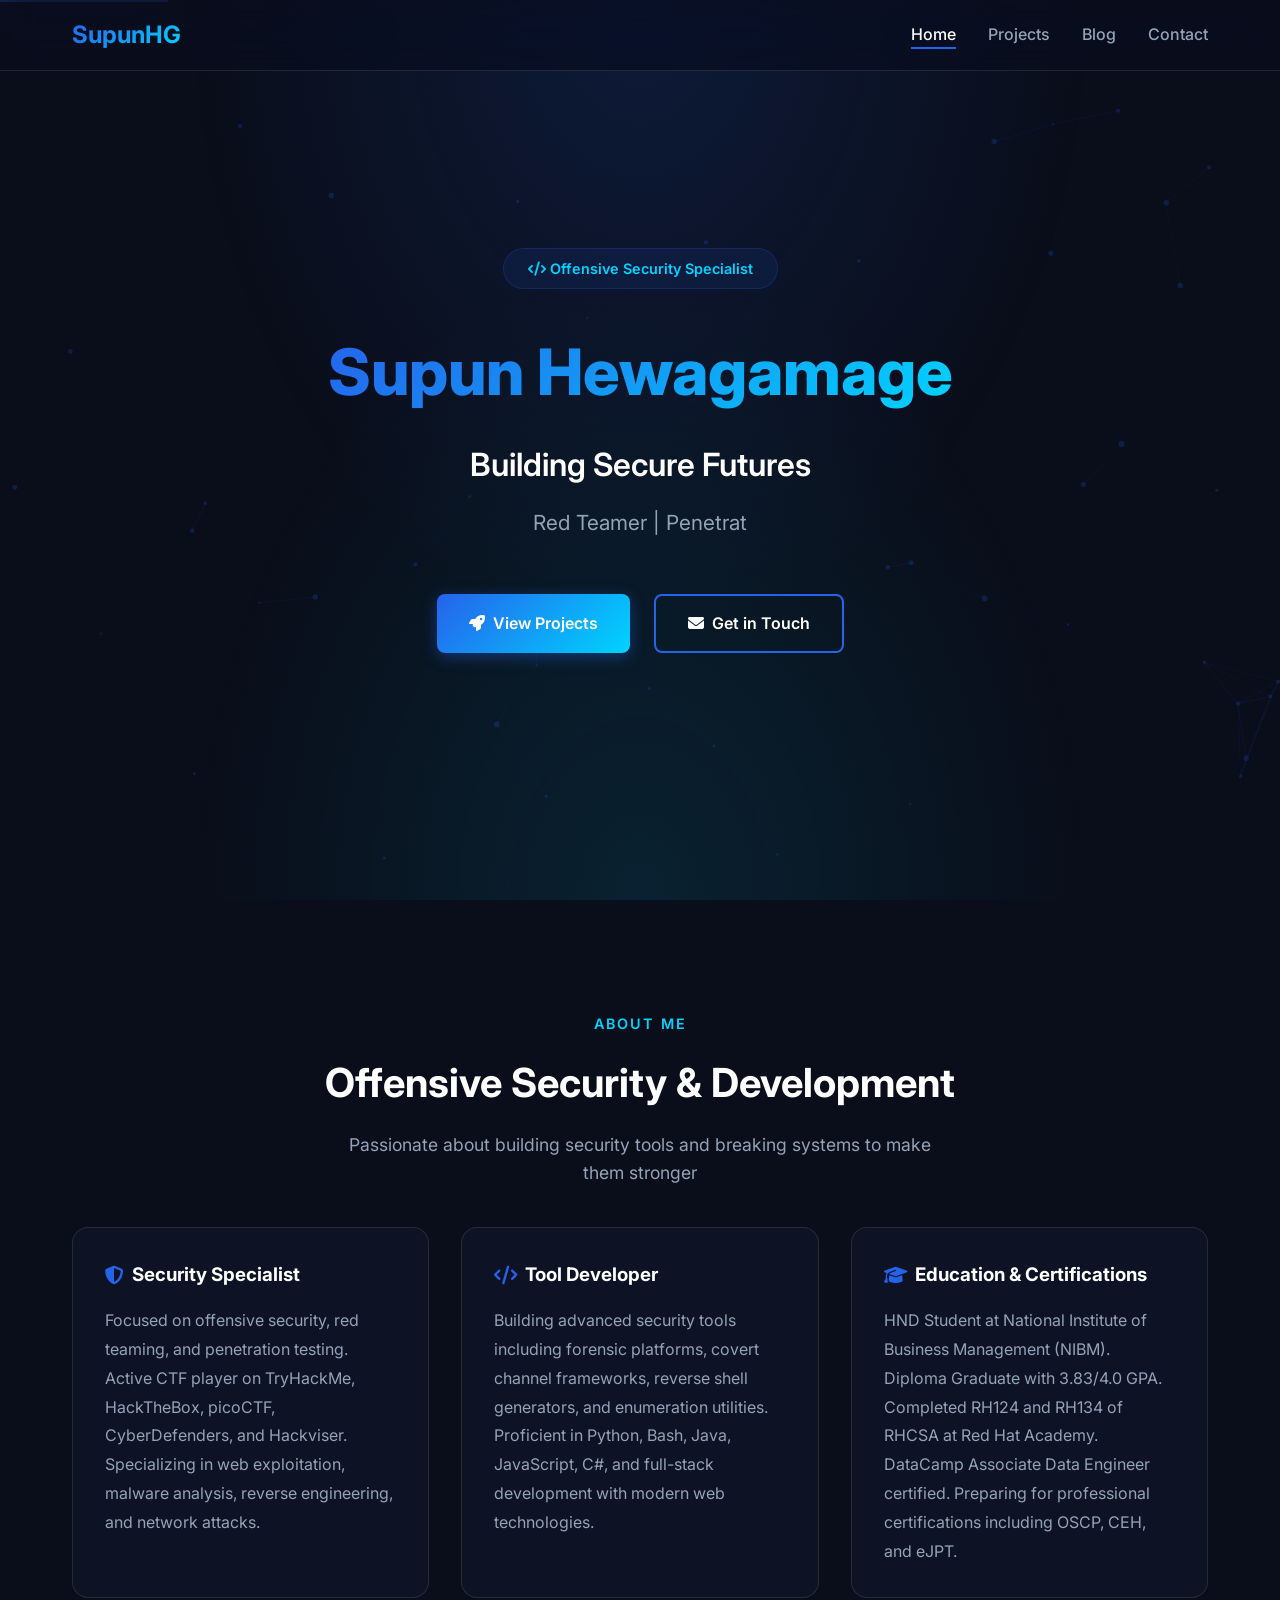
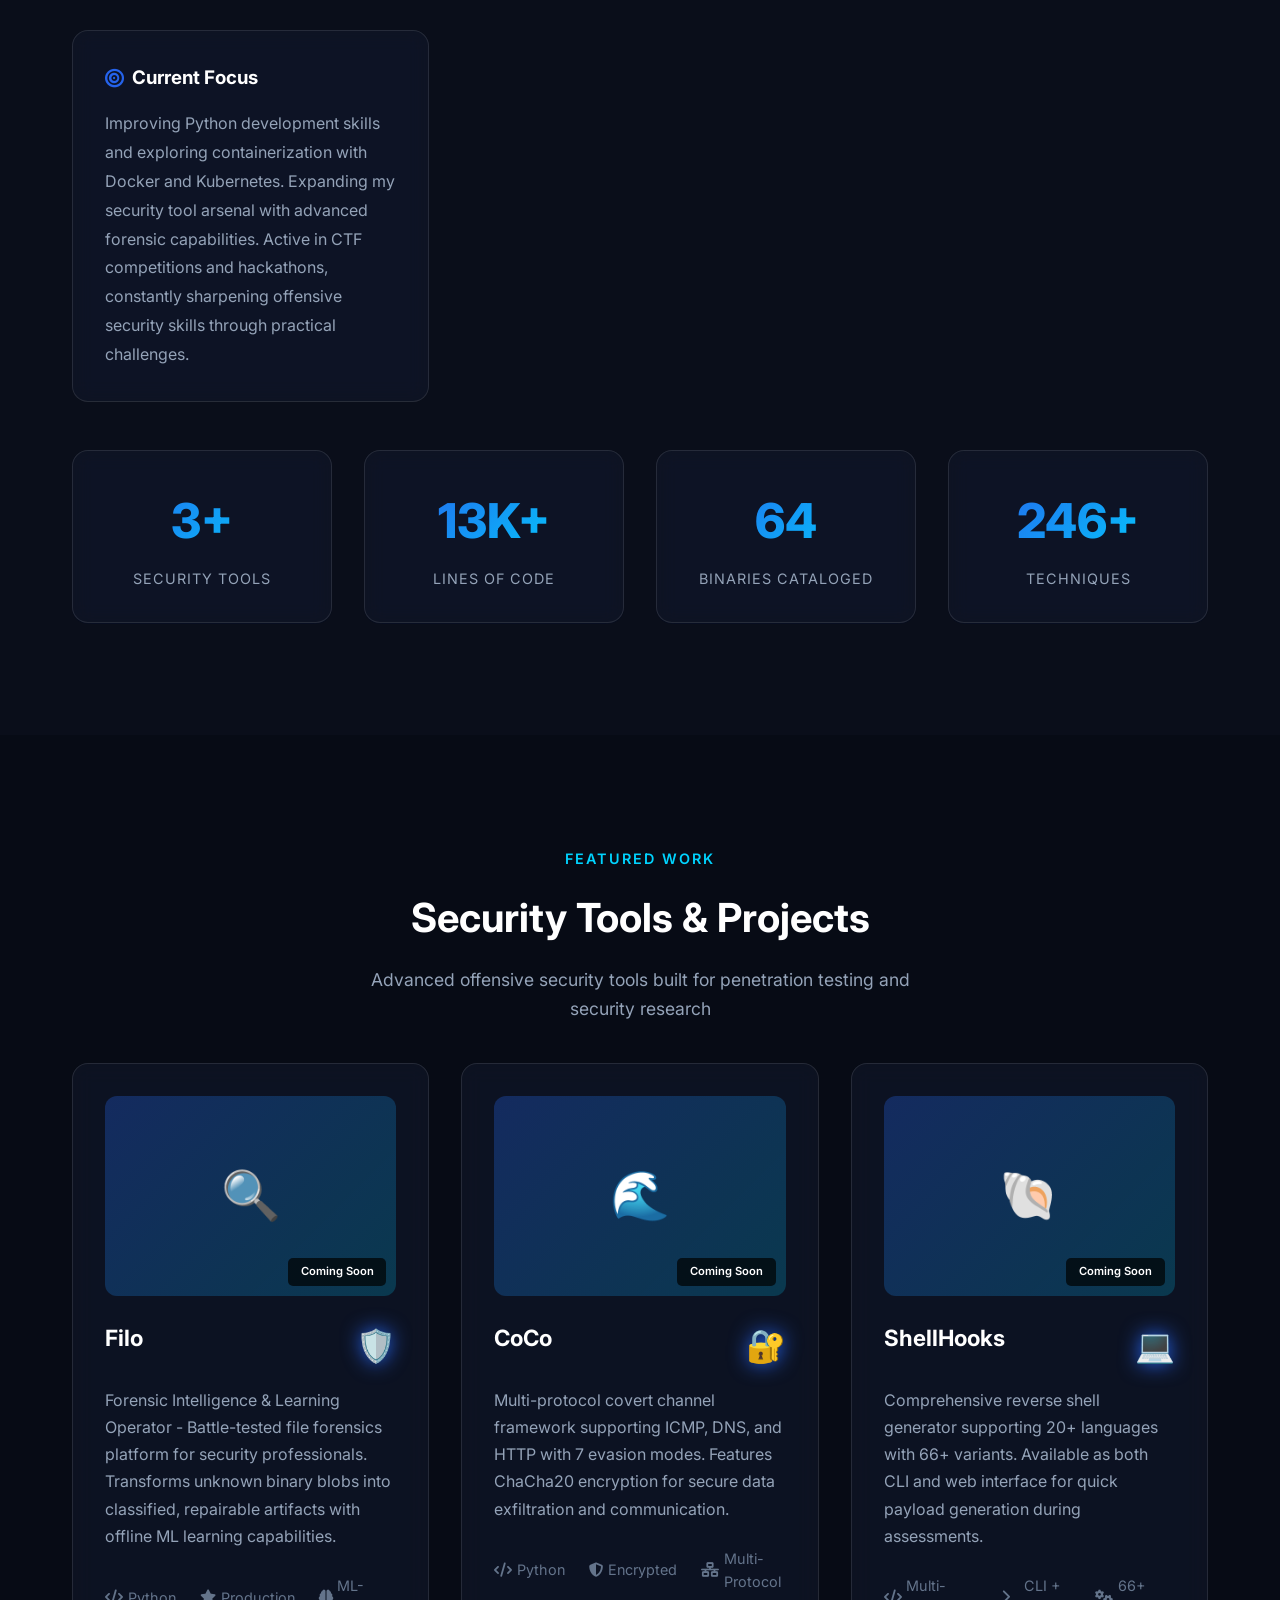
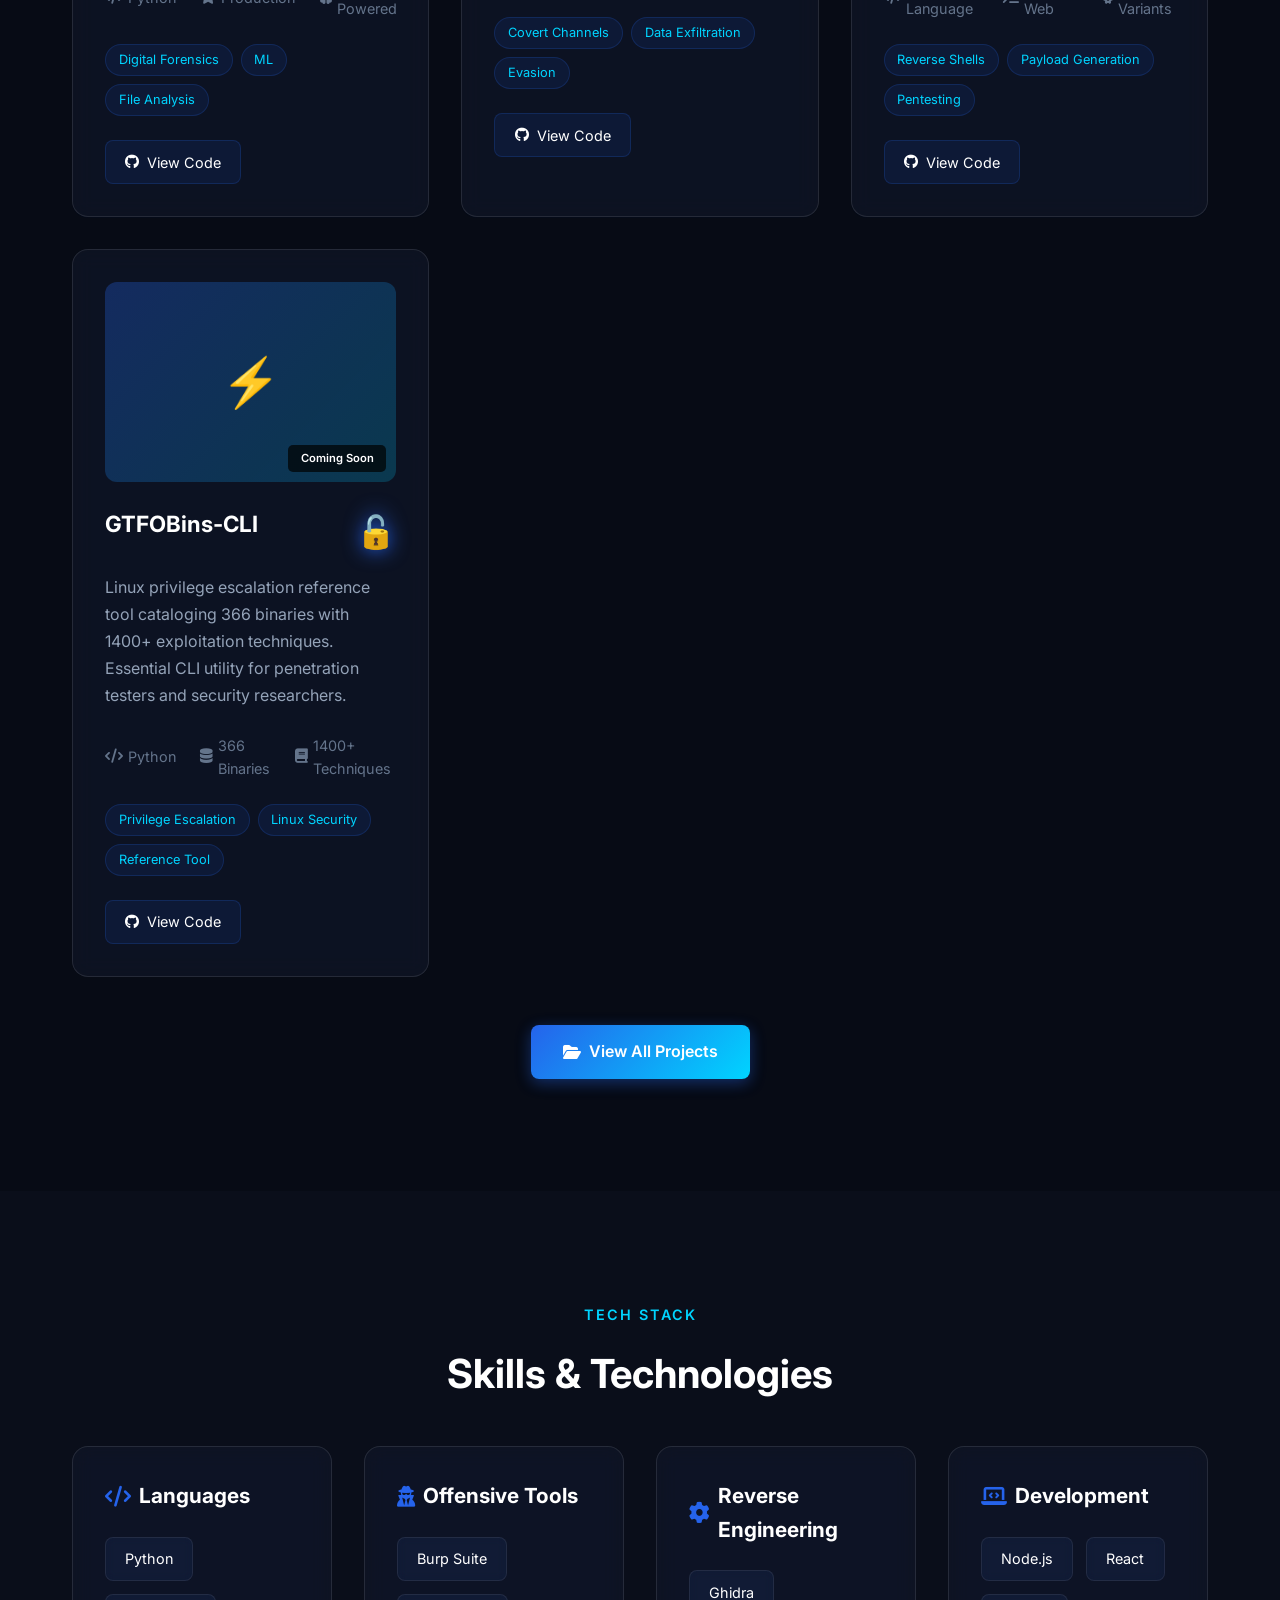
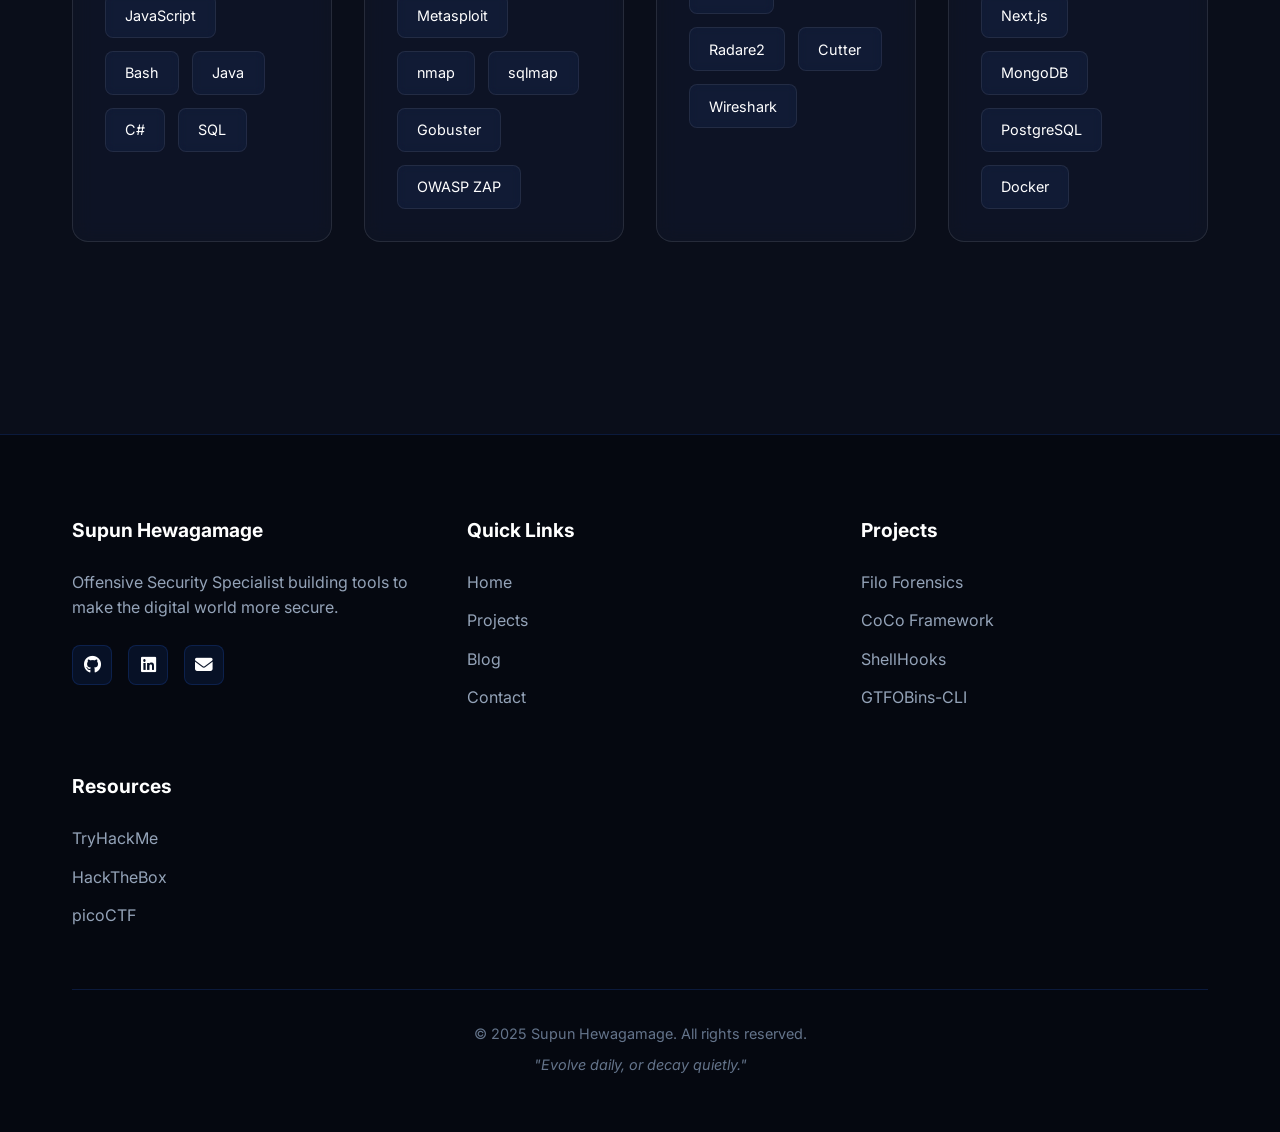
<file: index.html>
<!DOCTYPE html>
<html lang="en">

<head>
    <meta charset="UTF-8">
    <meta name="viewport" content="width=device-width, initial-scale=1.0">
    <meta name="description" content="Supun Hewagamage - Offensive Security Specialist, Ethical Hacker & Security Tool Developer. Building advanced security tools and frameworks.">
    <meta name="keywords" content="cybersecurity, ethical hacking, penetration testing, security tools, red teaming, CTF">
    <meta name="author" content="Supun Hewagamage">
    
    <title>Supun Hewagamage | Offensive Security & Development</title>
    
    <!-- Stylesheets -->
    <link rel="stylesheet" href="css/styles.css">
    <link rel="stylesheet" href="https://cdnjs.cloudflare.com/ajax/libs/font-awesome/6.5.1/css/all.min.css">
    <link rel="preconnect" href="https://fonts.googleapis.com">
    <link rel="preconnect" href="https://fonts.gstatic.com" crossorigin>
    <link href="https://fonts.googleapis.com/css2?family=Inter:wght@300;400;500;600;700;800;900&display=swap" rel="stylesheet">
</head>

<body>
    <!-- Animated Background -->
    <div class="bg-gradient"></div>
    <canvas class="bg-canvas" id="particleCanvas"></canvas>

    <!-- Navigation -->
    <nav class="navbar">
        <div class="nav-container">
            <a href="index.html" class="logo">SupunHG</a>
            <button class="mobile-toggle" id="mobileToggle">
                <span></span>
                <span></span>
                <span></span>
            </button>
            <ul class="nav-links" id="navLinks">
                <li><a href="index.html" class="active">Home</a></li>
                <li><a href="projects.html">Projects</a></li>
                <li><a href="blog.html">Blog</a></li>
                <li><a href="contact.html">Contact</a></li>
            </ul>
        </div>
    </nav>

    <!-- Hero Section -->
    <section class="hero">
        <div class="container">
            <div class="hero-content">
                <div class="hero-tag">
                    <i class="fas fa-code"></i> Offensive Security Specialist
                </div>
                <h1>Supun Hewagamage</h1>
                <h2>Building Secure Futures</h2>
                <div class="typing-text" id="typingText"></div>
                <div class="cta-buttons">
                    <a href="projects.html" class="btn btn-primary">
                        <i class="fas fa-rocket"></i> View Projects
                    </a>
                    <a href="contact.html" class="btn btn-secondary">
                        <i class="fas fa-envelope"></i> Get in Touch
                    </a>
                </div>
            </div>
        </div>
    </section>

    <!-- About Section -->
    <section class="section">
        <div class="container">
            <div class="section-header">
                <div class="section-tag">About Me</div>
                <h2 class="section-title">Offensive Security & Development</h2>
                <p class="section-subtitle">
                    Passionate about building security tools and breaking systems to make them stronger
                </p>
            </div>

            <div class="grid grid-2">
                <div class="card">
                    <h3 style="margin-bottom: 1rem; display: flex; align-items: center; gap: 0.5rem;">
                        <i class="fas fa-shield-halved" style="color: var(--royal-blue);"></i>
                        Security Specialist
                    </h3>
                    <p style="color: var(--text-secondary); line-height: 1.8;">
                        Focused on offensive security, red teaming, and penetration testing. Active CTF player on 
                        TryHackMe, HackTheBox, picoCTF, CyberDefenders, and Hackviser. Specializing in web exploitation, 
                        malware analysis, reverse engineering, and network attacks.
                    </p>
                </div>

                <div class="card">
                    <h3 style="margin-bottom: 1rem; display: flex; align-items: center; gap: 0.5rem;">
                        <i class="fas fa-code" style="color: var(--royal-blue);"></i>
                        Tool Developer
                    </h3>
                    <p style="color: var(--text-secondary); line-height: 1.8;">
                        Building advanced security tools including forensic platforms, covert channel frameworks, 
                        reverse shell generators, and enumeration utilities. Proficient in Python, Bash, Java, JavaScript, C#, 
                        and full-stack development with modern web technologies.
                    </p>
                </div>

                <div class="card">
                    <h3 style="margin-bottom: 1rem; display: flex; align-items: center; gap: 0.5rem;">
                        <i class="fas fa-graduation-cap" style="color: var(--royal-blue);"></i>
                        Education & Certifications
                    </h3>
                    <p style="color: var(--text-secondary); line-height: 1.8;">
                        HND Student at National Institute of Business Management (NIBM). Diploma Graduate with 3.83/4.0 GPA. 
                        Completed RH124 and RH134 of RHCSA at Red Hat Academy. DataCamp Associate Data Engineer certified. 
                        Preparing for professional certifications including OSCP, CEH, and eJPT.
                    </p>
                </div>

                <div class="card">
                    <h3 style="margin-bottom: 1rem; display: flex; align-items: center; gap: 0.5rem;">
                        <i class="fas fa-bullseye" style="color: var(--royal-blue);"></i>
                        Current Focus
                    </h3>
                    <p style="color: var(--text-secondary); line-height: 1.8;">
                        Improving Python development skills and exploring containerization with Docker and Kubernetes. 
                        Expanding my security tool arsenal with advanced forensic capabilities. Active in CTF competitions and 
                        hackathons, constantly sharpening offensive security skills through practical challenges.
                    </p>
                </div>
            </div>

            <!-- Stats -->
            <div class="stats-grid">
                <div class="stat-card card">
                    <div class="stat-number">20+</div>
                    <div class="stat-label">Security Tools</div>
                </div>
                <div class="stat-card card">
                    <div class="stat-number">78K+</div>
                    <div class="stat-label">Lines of Code</div>
                </div>
                <div class="stat-card card">
                    <div class="stat-number">366</div>
                    <div class="stat-label">Binaries Cataloged</div>
                </div>
                <div class="stat-card card">
                    <div class="stat-number">1400+</div>
                    <div class="stat-label">Techniques</div>
                </div>
            </div>
        </div>
    </section>

    <!-- Featured Projects -->
    <section class="section" style="background: rgba(5, 8, 16, 0.5);">
        <div class="container">
            <div class="section-header">
                <div class="section-tag">Featured Work</div>
                <h2 class="section-title">Security Tools & Projects</h2>
                <p class="section-subtitle">
                    Advanced offensive security tools built for penetration testing and security research
                </p>
            </div>

            <div class="grid grid-2">
                <!-- Filo -->
                <div class="card project-card">
                    <div class="project-image">
                        <span>🔍</span>
                    </div>
                    <div class="project-header">
                        <h3 class="project-title">Filo</h3>
                        <div class="project-icon">🛡️</div>
                    </div>
                    <p class="project-description">
                        Forensic Intelligence & Learning Operator - Battle-tested file forensics platform for security professionals. 
                        Transforms unknown binary blobs into classified, repairable artifacts with offline ML learning capabilities.
                    </p>
                    <div class="project-stats">
                        <span class="project-stat">
                            <i class="fas fa-code"></i> Python
                        </span>
                        <span class="project-stat">
                            <i class="fas fa-star"></i> Production
                        </span>
                        <span class="project-stat">
                            <i class="fas fa-brain"></i> ML-Powered
                        </span>
                    </div>
                    <div class="project-tags">
                        <span class="tag">Digital Forensics</span>
                        <span class="tag">ML</span>
                        <span class="tag">File Analysis</span>
                    </div>
                    <div class="project-links">
                        <a href="https://github.com/supunhg/Filo" class="icon-btn" target="_blank">
                            <i class="fab fa-github"></i> View Code
                        </a>
                    </div>
                </div>

                <!-- CoCo -->
                <div class="card project-card">
                    <div class="project-image">
                        <span>🌊</span>
                    </div>
                    <div class="project-header">
                        <h3 class="project-title">CoCo</h3>
                        <div class="project-icon">🔐</div>
                    </div>
                    <p class="project-description">
                        Multi-protocol covert channel framework supporting ICMP, DNS, and HTTP with 7 evasion modes. 
                        Features ChaCha20 encryption for secure data exfiltration and communication.
                    </p>
                    <div class="project-stats">
                        <span class="project-stat">
                            <i class="fas fa-code"></i> Python
                        </span>
                        <span class="project-stat">
                            <i class="fas fa-shield-alt"></i> Encrypted
                        </span>
                        <span class="project-stat">
                            <i class="fas fa-network-wired"></i> Multi-Protocol
                        </span>
                    </div>
                    <div class="project-tags">
                        <span class="tag">Covert Channels</span>
                        <span class="tag">Data Exfiltration</span>
                        <span class="tag">Evasion</span>
                    </div>
                    <div class="project-links">
                        <a href="https://github.com/supunhg/CoCo" class="icon-btn" target="_blank">
                            <i class="fab fa-github"></i> View Code
                        </a>
                    </div>
                </div>

                <!-- ShellHooks -->
                <div class="card project-card">
                    <div class="project-image">
                        <span>🐚</span>
                    </div>
                    <div class="project-header">
                        <h3 class="project-title">ShellHooks</h3>
                        <div class="project-icon">💻</div>
                    </div>
                    <p class="project-description">
                        Comprehensive reverse shell generator supporting 20+ languages with 66+ variants. 
                        Available as both CLI and web interface for quick payload generation during assessments.
                    </p>
                    <div class="project-stats">
                        <span class="project-stat">
                            <i class="fas fa-code"></i> Multi-Language
                        </span>
                        <span class="project-stat">
                            <i class="fas fa-terminal"></i> CLI + Web
                        </span>
                        <span class="project-stat">
                            <i class="fas fa-cogs"></i> 66+ Variants
                        </span>
                    </div>
                    <div class="project-tags">
                        <span class="tag">Reverse Shells</span>
                        <span class="tag">Payload Generation</span>
                        <span class="tag">Pentesting</span>
                    </div>
                    <div class="project-links">
                        <a href="https://github.com/supunhg/ShellHooks" class="icon-btn" target="_blank">
                            <i class="fab fa-github"></i> View Code
                        </a>
                    </div>
                </div>

                <!-- GTFOBins-CLI -->
                <div class="card project-card">
                    <div class="project-image">
                        <span>⚡</span>
                    </div>
                    <div class="project-header">
                        <h3 class="project-title">GTFOBins-CLI</h3>
                        <div class="project-icon">🔓</div>
                    </div>
                    <p class="project-description">
                        Linux privilege escalation reference tool cataloging 366 binaries with 1400+ exploitation techniques. 
                        Essential CLI utility for penetration testers and security researchers.
                    </p>
                    <div class="project-stats">
                        <span class="project-stat">
                            <i class="fas fa-code"></i> Python
                        </span>
                        <span class="project-stat">
                            <i class="fas fa-database"></i> 366 Binaries
                        </span>
                        <span class="project-stat">
                            <i class="fas fa-book"></i> 1400+ Techniques
                        </span>
                    </div>
                    <div class="project-tags">
                        <span class="tag">Privilege Escalation</span>
                        <span class="tag">Linux Security</span>
                        <span class="tag">Reference Tool</span>
                    </div>
                    <div class="project-links">
                        <a href="https://github.com/supunhg/GTFOBins-CLI" class="icon-btn" target="_blank">
                            <i class="fab fa-github"></i> View Code
                        </a>
                    </div>
                </div>
            </div>

            <div style="text-align: center; margin-top: 3rem;">
                <a href="projects.html" class="btn btn-primary">
                    <i class="fas fa-folder-open"></i> View All Projects
                </a>
            </div>
        </div>
    </section>

    <!-- Skills Section -->
    <section class="section">
        <div class="container">
            <div class="section-header">
                <div class="section-tag">Tech Stack</div>
                <h2 class="section-title">Skills & Technologies</h2>
            </div>

            <div class="skills-grid">
                <div class="card skill-category">
                    <h3><i class="fas fa-code"></i> Languages</h3>
                    <div class="skill-list">
                        <span class="skill-item">Python</span>
                        <span class="skill-item">JavaScript</span>
                        <span class="skill-item">Bash</span>
                        <span class="skill-item">Java</span>
                        <span class="skill-item">C#</span>
                        <span class="skill-item">SQL</span>
                    </div>
                </div>

                <div class="card skill-category">
                    <h3><i class="fas fa-user-secret"></i> Offensive Tools</h3>
                    <div class="skill-list">
                        <span class="skill-item">Burp Suite</span>
                        <span class="skill-item">Metasploit</span>
                        <span class="skill-item">nmap</span>
                        <span class="skill-item">sqlmap</span>
                        <span class="skill-item">Gobuster</span>
                        <span class="skill-item">OWASP ZAP</span>
                    </div>
                </div>

                <div class="card skill-category">
                    <h3><i class="fas fa-cog"></i> Reverse Engineering</h3>
                    <div class="skill-list">
                        <span class="skill-item">Ghidra</span>
                        <span class="skill-item">Radare2</span>
                        <span class="skill-item">Cutter</span>
                        <span class="skill-item">Wireshark</span>
                    </div>
                </div>

                <div class="card skill-category">
                    <h3><i class="fas fa-laptop-code"></i> Development</h3>
                    <div class="skill-list">
                        <span class="skill-item">Node.js</span>
                        <span class="skill-item">React</span>
                        <span class="skill-item">Next.js</span>
                        <span class="skill-item">MongoDB</span>
                        <span class="skill-item">PostgreSQL</span>
                        <span class="skill-item">Docker</span>
                    </div>
                </div>
            </div>
        </div>
    </section>

    <!-- Footer -->
    <footer class="footer">
        <div class="container">
            <div class="footer-content">
                <div class="footer-section">
                    <h3>Supun Hewagamage</h3>
                    <p style="color: var(--text-secondary); margin-bottom: 1.5rem;">
                        Offensive Security Specialist building tools to make the digital world more secure.
                    </p>
                    <div class="social-links">
                        <a href="https://github.com/supunhg" class="social-link" target="_blank" title="GitHub">
                            <i class="fab fa-github"></i>
                        </a>
                        <a href="https://linkedin.com/in/supunhewagamage" class="social-link" target="_blank" title="LinkedIn">
                            <i class="fab fa-linkedin"></i>
                        </a>
                        <a href="mailto:sanchithahewagamage@gmail.com" class="social-link" title="Email">
                            <i class="fas fa-envelope"></i>
                        </a>
                    </div>
                </div>

                <div class="footer-section">
                    <h3>Quick Links</h3>
                    <ul class="footer-links">
                        <li><a href="index.html">Home</a></li>
                        <li><a href="projects.html">Projects</a></li>
                        <li><a href="blog.html">Blog</a></li>
                        <li><a href="contact.html">Contact</a></li>
                    </ul>
                </div>

                <div class="footer-section">
                    <h3>Projects</h3>
                    <ul class="footer-links">
                        <li><a href="https://github.com/supunhg/Filo" target="_blank">Filo Forensics</a></li>
                        <li><a href="https://github.com/supunhg/CoCo" target="_blank">CoCo Framework</a></li>
                        <li><a href="https://github.com/supunhg/ShellHooks" target="_blank">ShellHooks</a></li>
                        <li><a href="https://github.com/supunhg/GTFOBins-CLI" target="_blank">GTFOBins-CLI</a></li>
                    </ul>
                </div>

                <div class="footer-section">
                    <h3>Resources</h3>
                    <ul class="footer-links">
                        <li><a href="https://tryhackme.com" target="_blank">TryHackMe</a></li>
                        <li><a href="https://hackthebox.com" target="_blank">HackTheBox</a></li>
                        <li><a href="https://picoctf.org" target="_blank">picoCTF</a></li>
                    </ul>
                </div>
            </div>

            <div class="footer-bottom">
                <p>&copy; 2025 Supun Hewagamage. All rights reserved.</p>
                <p style="margin-top: 0.5rem; font-style: italic;">"Evolve daily, or decay quietly."</p>
            </div>
        </div>
    </footer>

    <script src="js/main.js"></script>
</body>
</html>
</file>
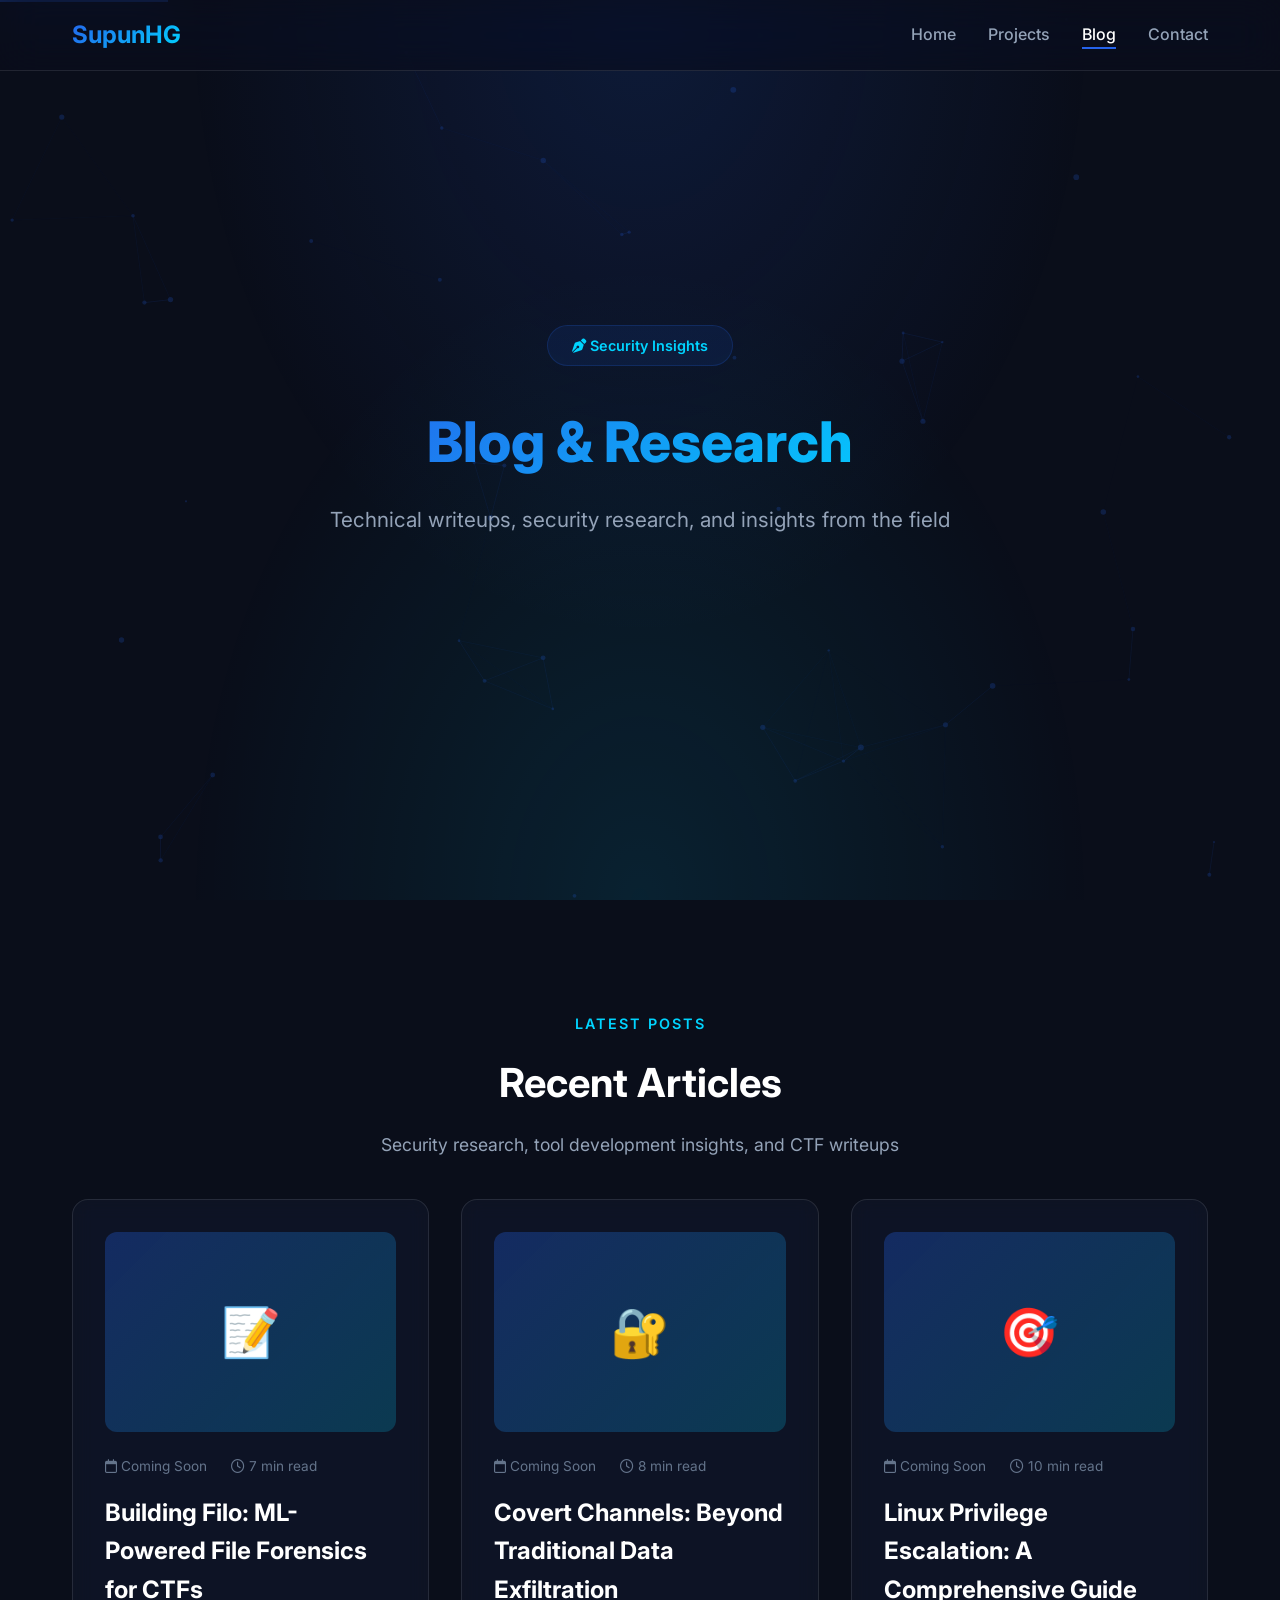
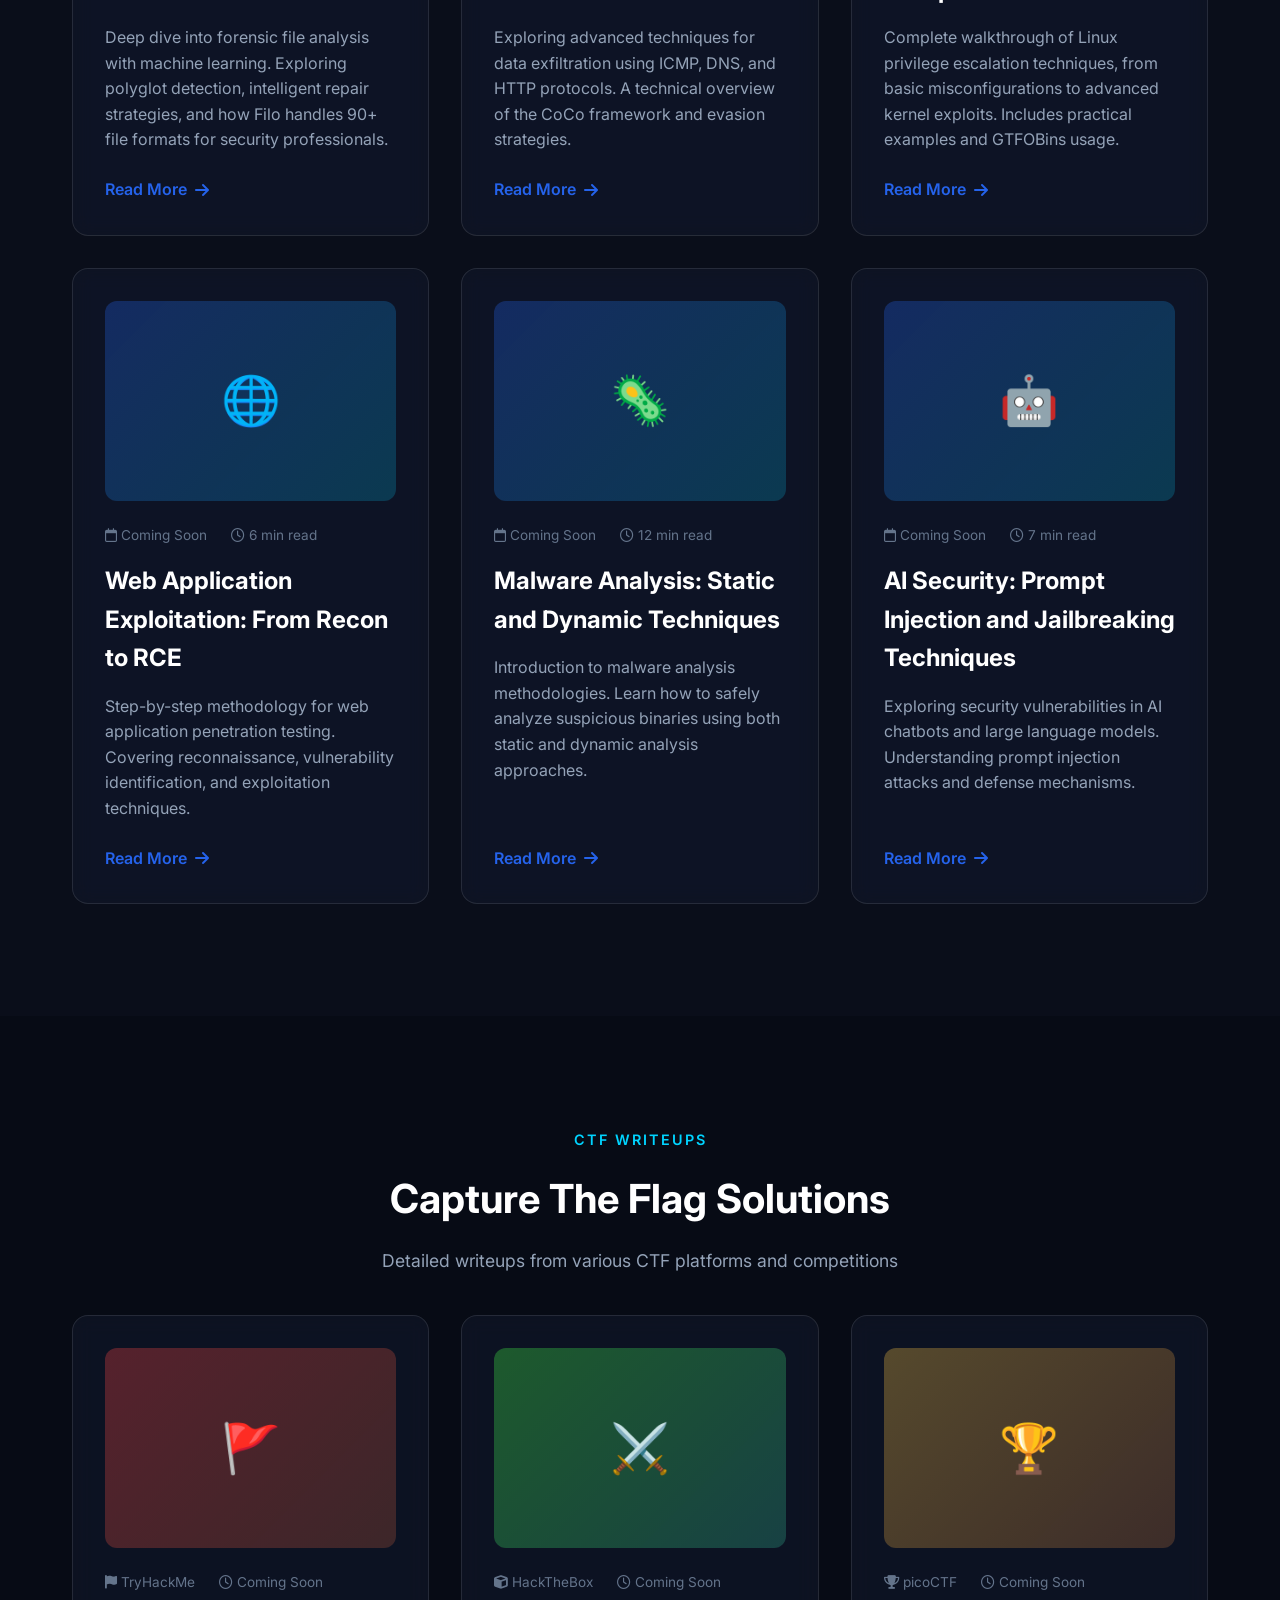
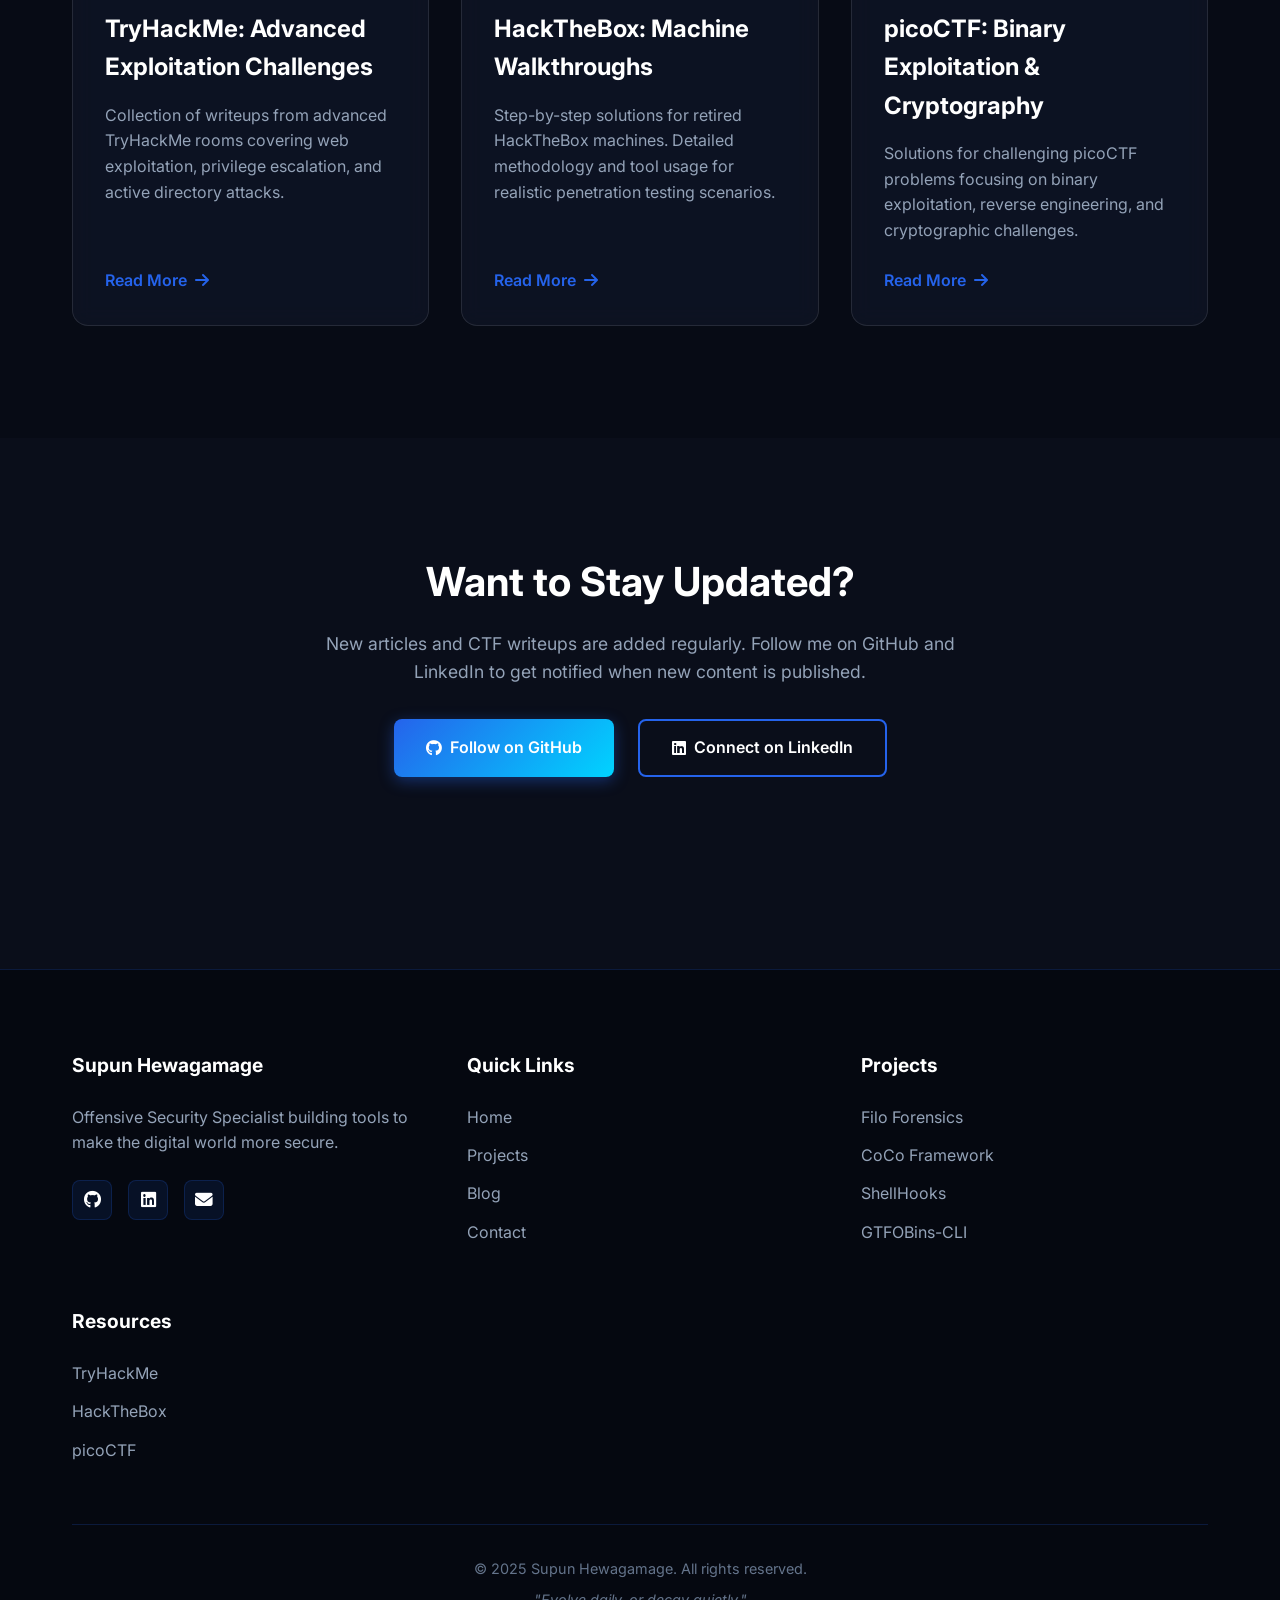
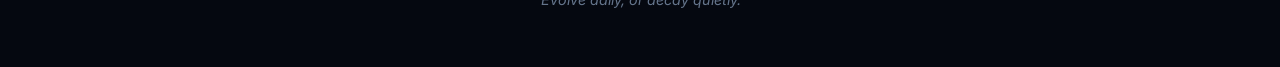
<file: blog.html>
<!DOCTYPE html>
<html lang="en">

<head>
    <meta charset="UTF-8">
    <meta name="viewport" content="width=device-width, initial-scale=1.0">
    <meta name="description" content="Security insights, research, and technical writeups by Supun Hewagamage.">
    
    <title>Blog | Supun Hewagamage</title>
    
    <!-- Stylesheets -->
    <link rel="stylesheet" href="css/styles.css">
    <link rel="stylesheet" href="https://cdnjs.cloudflare.com/ajax/libs/font-awesome/6.5.1/css/all.min.css">
    <link rel="preconnect" href="https://fonts.googleapis.com">
    <link rel="preconnect" href="https://fonts.gstatic.com" crossorigin>
    <link href="https://fonts.googleapis.com/css2?family=Inter:wght@300;400;500;600;700;800;900&display=swap" rel="stylesheet">
</head>

<body>
    <!-- Animated Background -->
    <div class="bg-gradient"></div>
    <canvas class="bg-canvas" id="particleCanvas"></canvas>

    <!-- Navigation -->
    <nav class="navbar">
        <div class="nav-container">
            <a href="index.html" class="logo">SupunHG</a>
            <button class="mobile-toggle" id="mobileToggle">
                <span></span>
                <span></span>
                <span></span>
            </button>
            <ul class="nav-links" id="navLinks">
                <li><a href="index.html">Home</a></li>
                <li><a href="projects.html">Projects</a></li>
                <li><a href="blog.html" class="active">Blog</a></li>
                <li><a href="contact.html">Contact</a></li>
            </ul>
        </div>
    </nav>

    <!-- Page Header -->
    <section class="hero" style="min-height: 100vh;">
        <div class="container">
            <div class="hero-content">
                <div class="hero-tag">
                    <i class="fas fa-pen-nib"></i> Security Insights
                </div>
                <h1 style="font-size: 3.5rem;">Blog & Research</h1>
                <p class="typing-text" style="margin-bottom: 2rem;">
                    Technical writeups, security research, and insights from the field
                </p>
            </div>
        </div>
    </section>

    <!-- Blog Posts -->
    <section class="section">
        <div class="container">
            <div class="section-header">
                <div class="section-tag">Latest Posts</div>
                <h2 class="section-title">Recent Articles</h2>
                <p class="section-subtitle">
                    Security research, tool development insights, and CTF writeups
                </p>
            </div>

            <div class="grid grid-3">
                <!-- Placeholder Post 1 -->
                <div class="card blog-card">
                    <div class="blog-image">
                        <span>📝</span>
                    </div>
                    <div class="blog-meta">
                        <span><i class="far fa-calendar"></i> Coming Soon</span>
                        <span><i class="far fa-clock"></i> 7 min read</span>
                    </div>
                    <h3 class="blog-title">Building Filo: ML-Powered File Forensics for CTFs</h3>
                    <p class="blog-excerpt">
                        Deep dive into forensic file analysis with machine learning. Exploring polyglot detection, 
                        intelligent repair strategies, and how Filo handles 90+ file formats for security professionals.
                    </p>
                    <a href="#" class="read-more">
                        Read More <i class="fas fa-arrow-right"></i>
                    </a>
                </div>

                <!-- Placeholder Post 2 -->
                <div class="card blog-card">
                    <div class="blog-image">
                        <span>🔐</span>
                    </div>
                    <div class="blog-meta">
                        <span><i class="far fa-calendar"></i> Coming Soon</span>
                        <span><i class="far fa-clock"></i> 8 min read</span>
                    </div>
                    <h3 class="blog-title">Covert Channels: Beyond Traditional Data Exfiltration</h3>
                    <p class="blog-excerpt">
                        Exploring advanced techniques for data exfiltration using ICMP, DNS, and HTTP protocols. 
                        A technical overview of the CoCo framework and evasion strategies.
                    </p>
                    <a href="#" class="read-more">
                        Read More <i class="fas fa-arrow-right"></i>
                    </a>
                </div>

                <!-- Placeholder Post 3 -->
                <div class="card blog-card">
                    <div class="blog-image">
                        <span>🎯</span>
                    </div>
                    <div class="blog-meta">
                        <span><i class="far fa-calendar"></i> Coming Soon</span>
                        <span><i class="far fa-clock"></i> 10 min read</span>
                    </div>
                    <h3 class="blog-title">Linux Privilege Escalation: A Comprehensive Guide</h3>
                    <p class="blog-excerpt">
                        Complete walkthrough of Linux privilege escalation techniques, from basic misconfigurations 
                        to advanced kernel exploits. Includes practical examples and GTFOBins usage.
                    </p>
                    <a href="#" class="read-more">
                        Read More <i class="fas fa-arrow-right"></i>
                    </a>
                </div>

                <!-- Placeholder Post 4 -->
                <div class="card blog-card">
                    <div class="blog-image">
                        <span>🌐</span>
                    </div>
                    <div class="blog-meta">
                        <span><i class="far fa-calendar"></i> Coming Soon</span>
                        <span><i class="far fa-clock"></i> 6 min read</span>
                    </div>
                    <h3 class="blog-title">Web Application Exploitation: From Recon to RCE</h3>
                    <p class="blog-excerpt">
                        Step-by-step methodology for web application penetration testing. Covering reconnaissance, 
                        vulnerability identification, and exploitation techniques.
                    </p>
                    <a href="#" class="read-more">
                        Read More <i class="fas fa-arrow-right"></i>
                    </a>
                </div>

                <!-- Placeholder Post 5 -->
                <div class="card blog-card">
                    <div class="blog-image">
                        <span>🦠</span>
                    </div>
                    <div class="blog-meta">
                        <span><i class="far fa-calendar"></i> Coming Soon</span>
                        <span><i class="far fa-clock"></i> 12 min read</span>
                    </div>
                    <h3 class="blog-title">Malware Analysis: Static and Dynamic Techniques</h3>
                    <p class="blog-excerpt">
                        Introduction to malware analysis methodologies. Learn how to safely analyze suspicious 
                        binaries using both static and dynamic analysis approaches.
                    </p>
                    <a href="#" class="read-more">
                        Read More <i class="fas fa-arrow-right"></i>
                    </a>
                </div>

                <!-- Placeholder Post 6 -->
                <div class="card blog-card">
                    <div class="blog-image">
                        <span>🤖</span>
                    </div>
                    <div class="blog-meta">
                        <span><i class="far fa-calendar"></i> Coming Soon</span>
                        <span><i class="far fa-clock"></i> 7 min read</span>
                    </div>
                    <h3 class="blog-title">AI Security: Prompt Injection and Jailbreaking Techniques</h3>
                    <p class="blog-excerpt">
                        Exploring security vulnerabilities in AI chatbots and large language models. Understanding 
                        prompt injection attacks and defense mechanisms.
                    </p>
                    <a href="#" class="read-more">
                        Read More <i class="fas fa-arrow-right"></i>
                    </a>
                </div>
            </div>
        </div>
    </section>

    <!-- CTF Writeups Section -->
    <section class="section" style="background: rgba(5, 8, 16, 0.5);">
        <div class="container">
            <div class="section-header">
                <div class="section-tag">CTF Writeups</div>
                <h2 class="section-title">Capture The Flag Solutions</h2>
                <p class="section-subtitle">
                    Detailed writeups from various CTF platforms and competitions
                </p>
            </div>

            <div class="grid grid-3">
                <!-- CTF Placeholder 1 -->
                <div class="card blog-card">
                    <div class="blog-image" style="background: linear-gradient(135deg, rgba(255, 68, 68, 0.3), rgba(255, 120, 68, 0.2));">
                        <span>🚩</span>
                    </div>
                    <div class="blog-meta">
                        <span><i class="fas fa-flag"></i> TryHackMe</span>
                        <span><i class="far fa-clock"></i> Coming Soon</span>
                    </div>
                    <h3 class="blog-title">TryHackMe: Advanced Exploitation Challenges</h3>
                    <p class="blog-excerpt">
                        Collection of writeups from advanced TryHackMe rooms covering web exploitation, 
                        privilege escalation, and active directory attacks.
                    </p>
                    <a href="#" class="read-more">
                        Read More <i class="fas fa-arrow-right"></i>
                    </a>
                </div>

                <!-- CTF Placeholder 2 -->
                <div class="card blog-card">
                    <div class="blog-image" style="background: linear-gradient(135deg, rgba(68, 255, 68, 0.3), rgba(68, 255, 200, 0.2));">
                        <span>⚔️</span>
                    </div>
                    <div class="blog-meta">
                        <span><i class="fas fa-cube"></i> HackTheBox</span>
                        <span><i class="far fa-clock"></i> Coming Soon</span>
                    </div>
                    <h3 class="blog-title">HackTheBox: Machine Walkthroughs</h3>
                    <p class="blog-excerpt">
                        Step-by-step solutions for retired HackTheBox machines. Detailed methodology and 
                        tool usage for realistic penetration testing scenarios.
                    </p>
                    <a href="#" class="read-more">
                        Read More <i class="fas fa-arrow-right"></i>
                    </a>
                </div>

                <!-- CTF Placeholder 3 -->
                <div class="card blog-card">
                    <div class="blog-image" style="background: linear-gradient(135deg, rgba(255, 200, 68, 0.3), rgba(255, 150, 68, 0.2));">
                        <span>🏆</span>
                    </div>
                    <div class="blog-meta">
                        <span><i class="fas fa-trophy"></i> picoCTF</span>
                        <span><i class="far fa-clock"></i> Coming Soon</span>
                    </div>
                    <h3 class="blog-title">picoCTF: Binary Exploitation & Cryptography</h3>
                    <p class="blog-excerpt">
                        Solutions for challenging picoCTF problems focusing on binary exploitation, 
                        reverse engineering, and cryptographic challenges.
                    </p>
                    <a href="#" class="read-more">
                        Read More <i class="fas fa-arrow-right"></i>
                    </a>
                </div>
            </div>
        </div>
    </section>

    <!-- Blog Info -->
    <section class="section">
        <div class="container">
            <div style="text-align: center; max-width: 700px; margin: 0 auto;">
                <h2 style="font-size: 2.5rem; margin-bottom: 1rem;">Want to Stay Updated?</h2>
                <p style="color: var(--text-secondary); font-size: 1.1rem; margin-bottom: 2rem;">
                    New articles and CTF writeups are added regularly. Follow me on GitHub and LinkedIn 
                    to get notified when new content is published.
                </p>
                <div class="cta-buttons">
                    <a href="https://github.com/supunhg" class="btn btn-primary" target="_blank">
                        <i class="fab fa-github"></i> Follow on GitHub
                    </a>
                    <a href="https://linkedin.com/in/supunhewagamage" class="btn btn-secondary" target="_blank">
                        <i class="fab fa-linkedin"></i> Connect on LinkedIn
                    </a>
                </div>
            </div>
        </div>
    </section>



    <!-- Footer -->
    <footer class="footer">
        <div class="container">
            <div class="footer-content">
                <div class="footer-section">
                    <h3>Supun Hewagamage</h3>
                    <p style="color: var(--text-secondary); margin-bottom: 1.5rem;">
                        Offensive Security Specialist building tools to make the digital world more secure.
                    </p>
                    <div class="social-links">
                        <a href="https://github.com/supunhg" class="social-link" target="_blank" title="GitHub">
                            <i class="fab fa-github"></i>
                        </a>
                        <a href="https://linkedin.com/in/supunhewagamage" class="social-link" target="_blank" title="LinkedIn">
                            <i class="fab fa-linkedin"></i>
                        </a>
                        <a href="mailto:sanchithahewagamage@gmail.com" class="social-link" title="Email">
                            <i class="fas fa-envelope"></i>
                        </a>
                    </div>
                </div>

                <div class="footer-section">
                    <h3>Quick Links</h3>
                    <ul class="footer-links">
                        <li><a href="index.html">Home</a></li>
                        <li><a href="projects.html">Projects</a></li>
                        <li><a href="blog.html">Blog</a></li>
                        <li><a href="contact.html">Contact</a></li>
                    </ul>
                </div>

                <div class="footer-section">
                    <h3>Projects</h3>
                    <ul class="footer-links">
                        <li><a href="https://github.com/supunhg/Filo" target="_blank">Filo Forensics</a></li>
                        <li><a href="https://github.com/supunhg/CoCo" target="_blank">CoCo Framework</a></li>
                        <li><a href="https://github.com/supunhg/ShellHooks" target="_blank">ShellHooks</a></li>
                        <li><a href="https://github.com/supunhg/GTFOBins-CLI" target="_blank">GTFOBins-CLI</a></li>
                    </ul>
                </div>

                <div class="footer-section">
                    <h3>Resources</h3>
                    <ul class="footer-links">
                        <li><a href="https://tryhackme.com" target="_blank">TryHackMe</a></li>
                        <li><a href="https://hackthebox.com" target="_blank">HackTheBox</a></li>
                        <li><a href="https://picoctf.org" target="_blank">picoCTF</a></li>
                    </ul>
                </div>
            </div>

            <div class="footer-bottom">
                <p>&copy; 2025 Supun Hewagamage. All rights reserved.</p>
                <p style="margin-top: 0.5rem; font-style: italic;">"Evolve daily, or decay quietly."</p>
            </div>
        </div>
    </footer>

    <script src="js/main.js"></script>
</body>
</html>
</file>
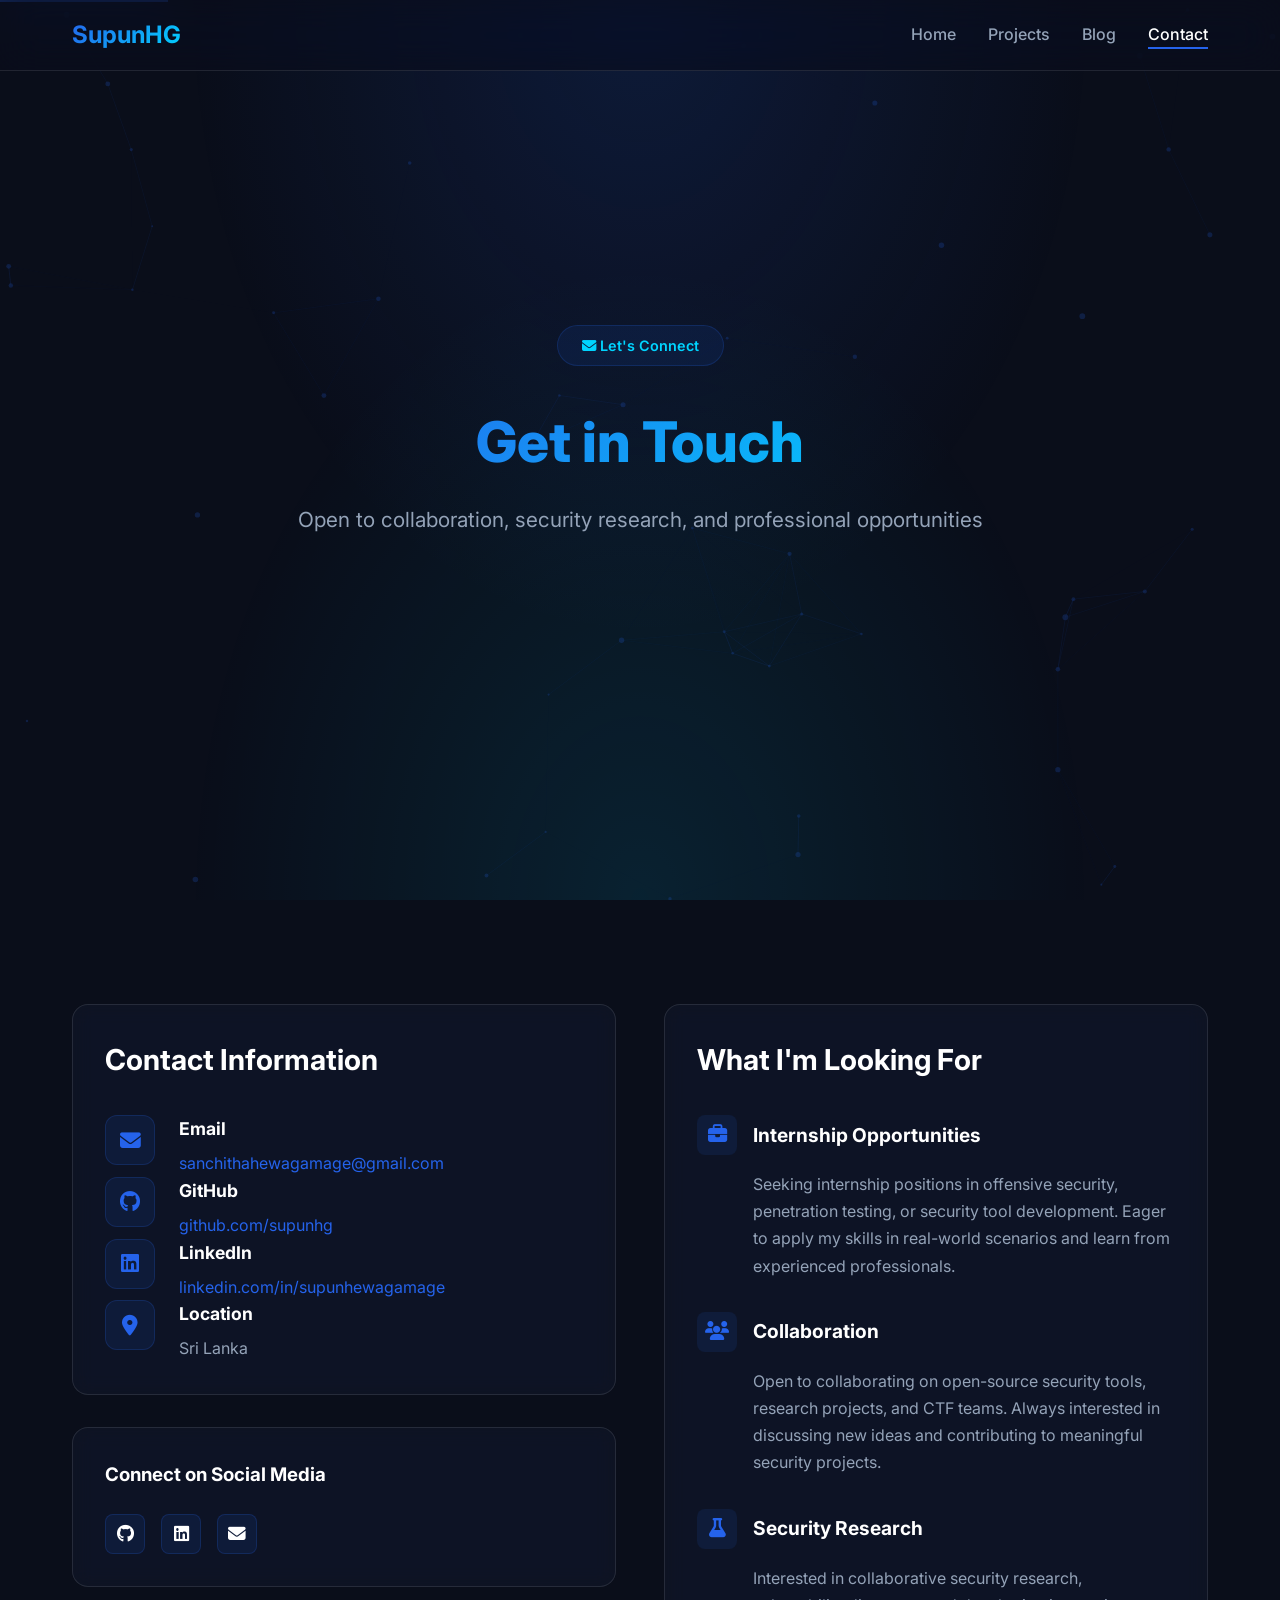
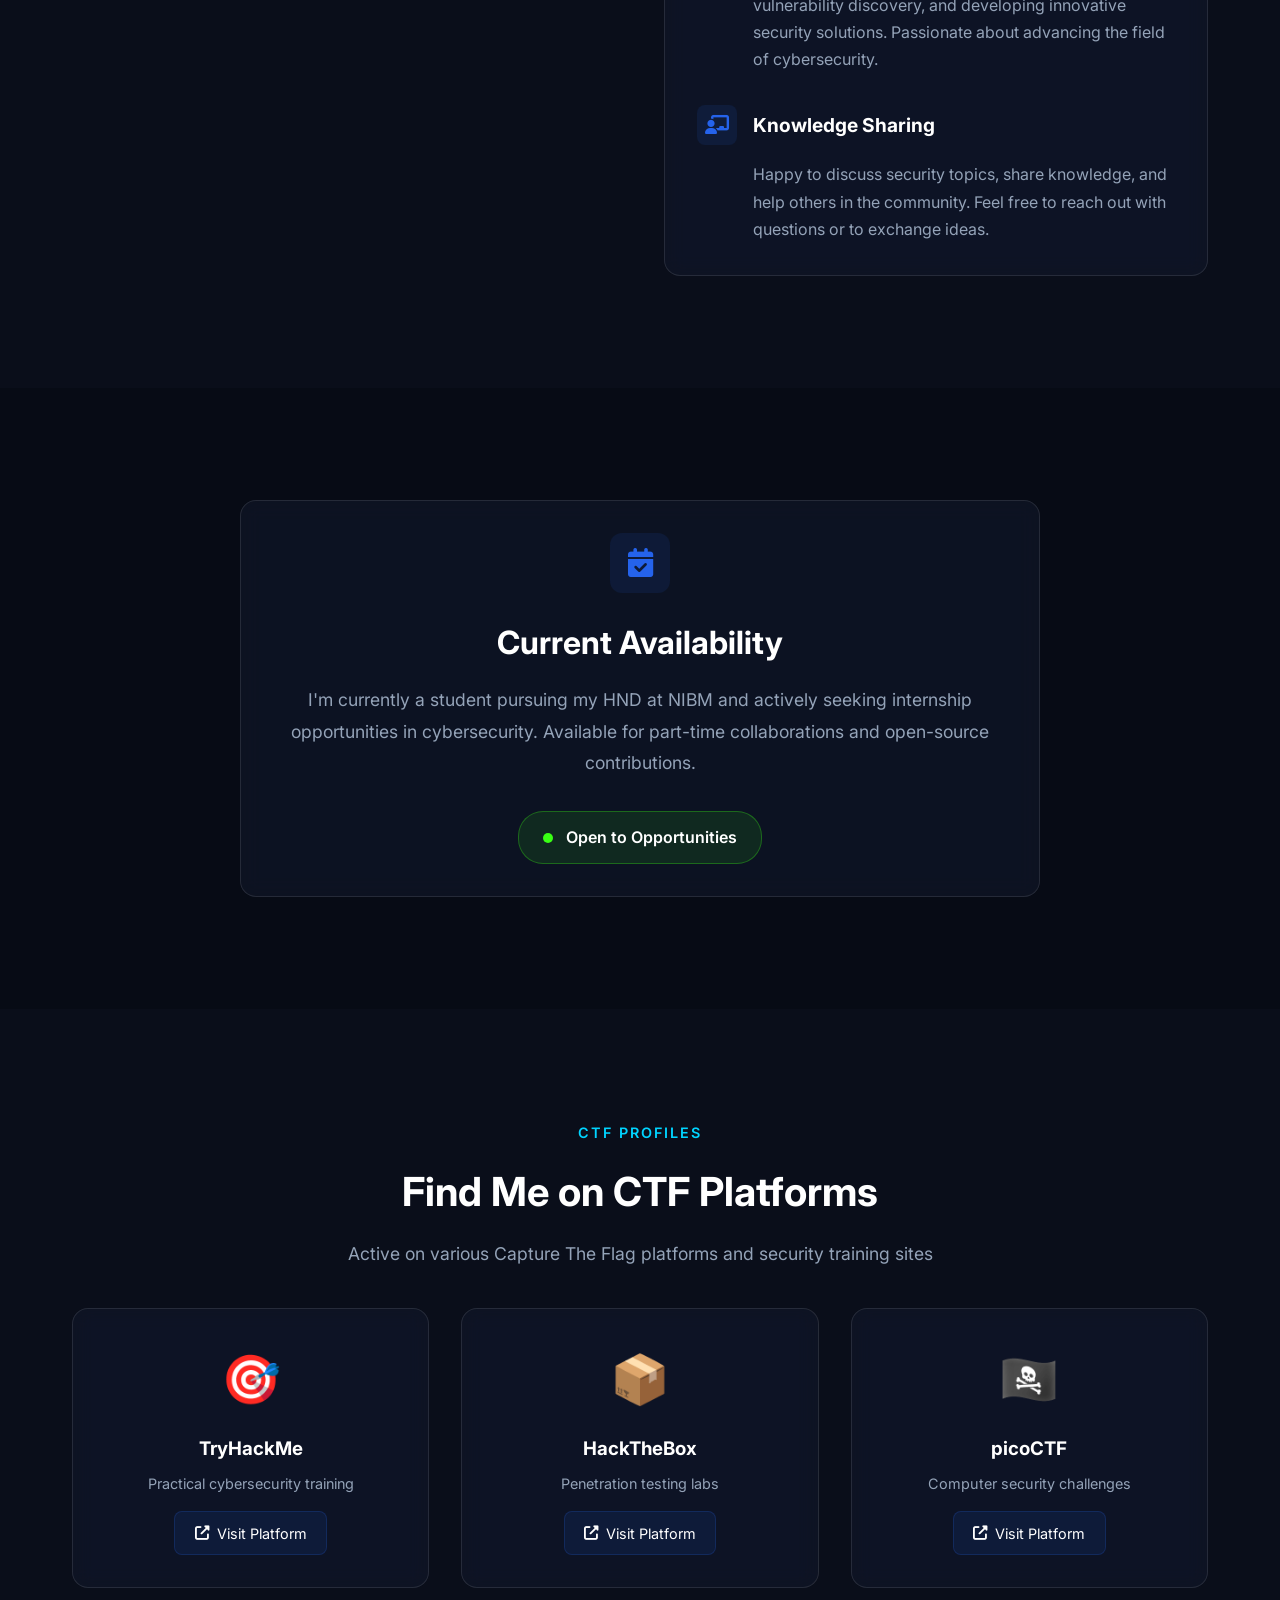
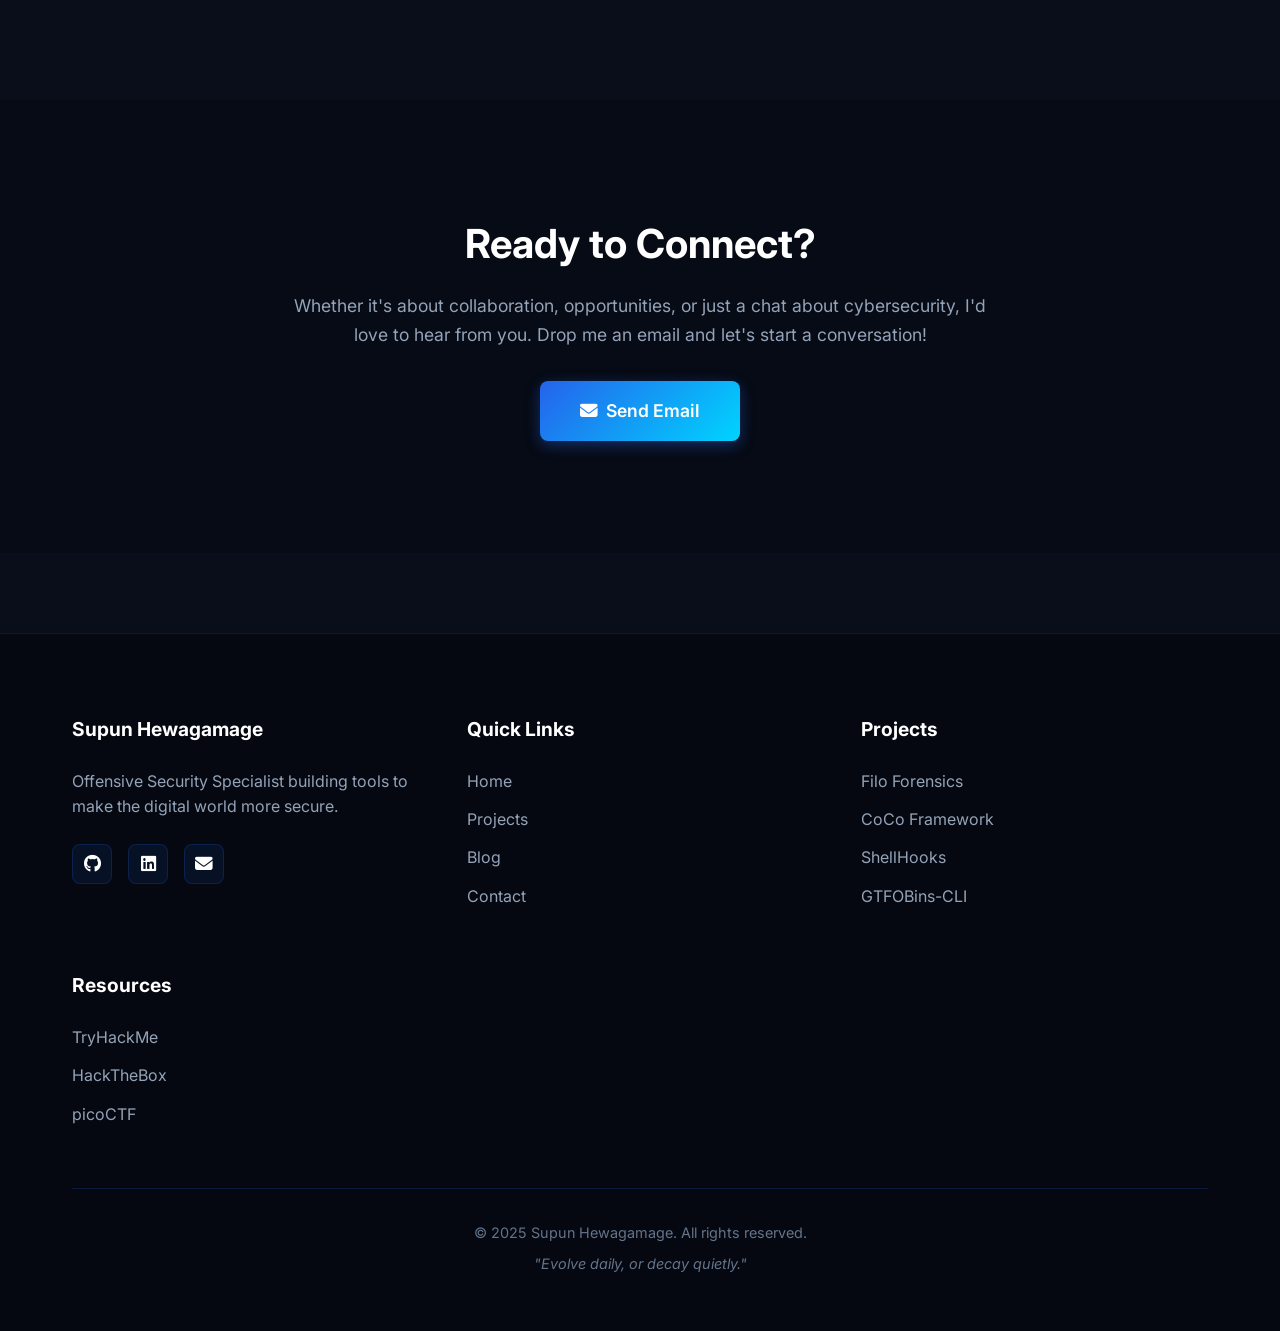
<file: contact.html>
<!DOCTYPE html>
<html lang="en">

<head>
    <meta charset="UTF-8">
    <meta name="viewport" content="width=device-width, initial-scale=1.0">
    <meta name="description" content="Get in touch with Supun Hewagamage - Offensive Security Specialist and Security Tool Developer.">
    
    <title>Contact | Supun Hewagamage</title>
    
    <!-- Stylesheets -->
    <link rel="stylesheet" href="css/styles.css">
    <link rel="stylesheet" href="https://cdnjs.cloudflare.com/ajax/libs/font-awesome/6.5.1/css/all.min.css">
    <link rel="preconnect" href="https://fonts.googleapis.com">
    <link rel="preconnect" href="https://fonts.gstatic.com" crossorigin>
    <link href="https://fonts.googleapis.com/css2?family=Inter:wght@300;400;500;600;700;800;900&display=swap" rel="stylesheet">
</head>

<body>
    <!-- Animated Background -->
    <div class="bg-gradient"></div>
    <canvas class="bg-canvas" id="particleCanvas"></canvas>

    <!-- Navigation -->
    <nav class="navbar">
        <div class="nav-container">
            <a href="index.html" class="logo">SupunHG</a>
            <button class="mobile-toggle" id="mobileToggle">
                <span></span>
                <span></span>
                <span></span>
            </button>
            <ul class="nav-links" id="navLinks">
                <li><a href="index.html">Home</a></li>
                <li><a href="projects.html">Projects</a></li>
                <li><a href="blog.html">Blog</a></li>
                <li><a href="contact.html" class="active">Contact</a></li>
            </ul>
        </div>
    </nav>

    <!-- Page Header -->
    <section class="hero" style="min-height: 100vh;">
        <div class="container">
            <div class="hero-content">
                <div class="hero-tag">
                    <i class="fas fa-envelope"></i> Let's Connect
                </div>
                <h1 style="font-size: 3.5rem;">Get in Touch</h1>
                <p class="typing-text" style="margin-bottom: 2rem;">
                    Open to collaboration, security research, and professional opportunities
                </p>
            </div>
        </div>
    </section>

    <!-- Contact Section -->
    <section class="section" style="padding-top: 1.5rem;">
        <div class="container">
            <div class="contact-grid">
                <!-- Contact Information -->
                <div class="contact-info">
                    <div class="card">
                        <h3 style="margin-bottom: 2rem; font-size: 1.8rem;">Contact Information</h3>
                        
                        <div class="contact-item">
                            <div class="contact-icon">
                                <i class="fas fa-envelope"></i>
                            </div>
                            <div class="contact-details">
                                <h3>Email</h3>
                                <p>
                                    <a href="mailto:sanchithahewagamage@gmail.com">
                                        sanchithahewagamage@gmail.com
                                    </a>
                                </p>
                            </div>
                        </div>

                        <div class="contact-item">
                            <div class="contact-icon">
                                <i class="fab fa-github"></i>
                            </div>
                            <div class="contact-details">
                                <h3>GitHub</h3>
                                <p>
                                    <a href="https://github.com/supunhg" target="_blank">
                                        github.com/supunhg
                                    </a>
                                </p>
                            </div>
                        </div>

                        <div class="contact-item">
                            <div class="contact-icon">
                                <i class="fab fa-linkedin"></i>
                            </div>
                            <div class="contact-details">
                                <h3>LinkedIn</h3>
                                <p>
                                    <a href="https://linkedin.com/in/supunhewagamage" target="_blank">
                                        linkedin.com/in/supunhewagamage
                                    </a>
                                </p>
                            </div>
                        </div>

                        <div class="contact-item">
                            <div class="contact-icon">
                                <i class="fas fa-map-marker-alt"></i>
                            </div>
                            <div class="contact-details">
                                <h3>Location</h3>
                                <p>Sri Lanka</p>
                            </div>
                        </div>
                    </div>

                    <!-- Social Links Card -->
                    <div class="card">
                        <h3 style="margin-bottom: 1.5rem;">Connect on Social Media</h3>
                        <div class="social-links" style="justify-content: flex-start;">
                            <a href="https://github.com/supunhg" class="social-link" target="_blank" title="GitHub">
                                <i class="fab fa-github"></i>
                            </a>
                            <a href="https://linkedin.com/in/supunhewagamage" class="social-link" target="_blank" title="LinkedIn">
                                <i class="fab fa-linkedin"></i>
                            </a>
                            <a href="mailto:sanchithahewagamage@gmail.com" class="social-link" title="Email">
                                <i class="fas fa-envelope"></i>
                            </a>
                        </div>
                    </div>
                </div>

                <!-- What I'm Looking For -->
                <div>
                    <div class="card" style="height: 100%;">
                        <h3 style="margin-bottom: 2rem; font-size: 1.8rem;">What I'm Looking For</h3>
                        
                        <div style="display: flex; flex-direction: column; gap: 2rem;">
                            <div>
                                <div style="display: flex; align-items: center; gap: 1rem; margin-bottom: 1rem;">
                                    <div style="width: 40px; height: 40px; border-radius: 8px; background: rgba(37, 99, 235, 0.1); display: flex; align-items: center; justify-content: center; color: var(--royal-blue); font-size: 1.2rem;">
                                        <i class="fas fa-briefcase"></i>
                                    </div>
                                    <h4 style="font-size: 1.2rem;">Internship Opportunities</h4>
                                </div>
                                <p style="color: var(--text-secondary); line-height: 1.7; margin-left: 3.5rem;">
                                    Seeking internship positions in offensive security, penetration testing, or security 
                                    tool development. Eager to apply my skills in real-world scenarios and learn from 
                                    experienced professionals.
                                </p>
                            </div>

                            <div>
                                <div style="display: flex; align-items: center; gap: 1rem; margin-bottom: 1rem;">
                                    <div style="width: 40px; height: 40px; border-radius: 8px; background: rgba(37, 99, 235, 0.1); display: flex; align-items: center; justify-content: center; color: var(--royal-blue); font-size: 1.2rem;">
                                        <i class="fas fa-users"></i>
                                    </div>
                                    <h4 style="font-size: 1.2rem;">Collaboration</h4>
                                </div>
                                <p style="color: var(--text-secondary); line-height: 1.7; margin-left: 3.5rem;">
                                    Open to collaborating on open-source security tools, research projects, and CTF teams. 
                                    Always interested in discussing new ideas and contributing to meaningful security projects.
                                </p>
                            </div>

                            <div>
                                <div style="display: flex; align-items: center; gap: 1rem; margin-bottom: 1rem;">
                                    <div style="width: 40px; height: 40px; border-radius: 8px; background: rgba(37, 99, 235, 0.1); display: flex; align-items: center; justify-content: center; color: var(--royal-blue); font-size: 1.2rem;">
                                        <i class="fas fa-flask"></i>
                                    </div>
                                    <h4 style="font-size: 1.2rem;">Security Research</h4>
                                </div>
                                <p style="color: var(--text-secondary); line-height: 1.7; margin-left: 3.5rem;">
                                    Interested in collaborative security research, vulnerability discovery, and developing 
                                    innovative security solutions. Passionate about advancing the field of cybersecurity.
                                </p>
                            </div>

                            <div>
                                <div style="display: flex; align-items: center; gap: 1rem; margin-bottom: 1rem;">
                                    <div style="width: 40px; height: 40px; border-radius: 8px; background: rgba(37, 99, 235, 0.1); display: flex; align-items: center; justify-content: center; color: var(--royal-blue); font-size: 1.2rem;">
                                        <i class="fas fa-chalkboard-teacher"></i>
                                    </div>
                                    <h4 style="font-size: 1.2rem;">Knowledge Sharing</h4>
                                </div>
                                <p style="color: var(--text-secondary); line-height: 1.7; margin-left: 3.5rem;">
                                    Happy to discuss security topics, share knowledge, and help others in the community. 
                                    Feel free to reach out with questions or to exchange ideas.
                                </p>
                            </div>
                        </div>
                    </div>
                </div>
            </div>
        </div>
    </section>

    <!-- Availability Section -->
    <section class="section" style="background: rgba(5, 8, 16, 0.5);">
        <div class="container">
            <div class="card" style="max-width: 800px; margin: 0 auto; text-align: center;">
                <div style="width: 60px; height: 60px; border-radius: 12px; background: rgba(37, 99, 235, 0.1); display: flex; align-items: center; justify-content: center; color: var(--royal-blue); font-size: 1.8rem; margin: 0 auto 1.5rem;">
                    <i class="fas fa-calendar-check"></i>
                </div>
                <h3 style="font-size: 2rem; margin-bottom: 1rem;">Current Availability</h3>
                <p style="color: var(--text-secondary); font-size: 1.1rem; line-height: 1.8; margin-bottom: 2rem;">
                    I'm currently a student pursuing my HND at NIBM and actively seeking internship opportunities 
                    in cybersecurity. Available for part-time collaborations and open-source contributions.
                </p>
                <div style="display: inline-flex; align-items: center; gap: 0.8rem; background: rgba(57, 255, 20, 0.1); color: var(--neon-green); padding: 0.8rem 1.5rem; border-radius: 25px; border: 1px solid rgba(57, 255, 20, 0.3);">
                    <div style="width: 10px; height: 10px; background: #39ff14; border-radius: 50%; animation: pulse 2s ease-in-out infinite;"></div>
                    <span style="font-weight: 600;">Open to Opportunities</span>
                </div>
            </div>
        </div>
    </section>

    <!-- CTF Platforms -->
    <section class="section">
        <div class="container">
            <div class="section-header">
                <div class="section-tag">CTF Profiles</div>
                <h2 class="section-title">Find Me on CTF Platforms</h2>
                <p class="section-subtitle">
                    Active on various Capture The Flag platforms and security training sites
                </p>
            </div>

            <div class="grid grid-3">
                <div class="card" style="text-align: center;">
                    <div style="font-size: 3rem; margin-bottom: 1rem;">🎯</div>
                    <h3 style="margin-bottom: 0.5rem;">TryHackMe</h3>
                    <p style="color: var(--text-secondary); font-size: 0.9rem; margin-bottom: 1rem;">
                        Practical cybersecurity training
                    </p>
                    <a href="https://tryhackme.com" class="icon-btn" target="_blank">
                        <i class="fas fa-external-link-alt"></i> Visit Platform
                    </a>
                </div>

                <div class="card" style="text-align: center;">
                    <div style="font-size: 3rem; margin-bottom: 1rem;">📦</div>
                    <h3 style="margin-bottom: 0.5rem;">HackTheBox</h3>
                    <p style="color: var(--text-secondary); font-size: 0.9rem; margin-bottom: 1rem;">
                        Penetration testing labs
                    </p>
                    <a href="https://hackthebox.com" class="icon-btn" target="_blank">
                        <i class="fas fa-external-link-alt"></i> Visit Platform
                    </a>
                </div>

                <div class="card" style="text-align: center;">
                    <div style="font-size: 3rem; margin-bottom: 1rem;">🏴‍☠️</div>
                    <h3 style="margin-bottom: 0.5rem;">picoCTF</h3>
                    <p style="color: var(--text-secondary); font-size: 0.9rem; margin-bottom: 1rem;">
                        Computer security challenges
                    </p>
                    <a href="https://picoctf.org" class="icon-btn" target="_blank">
                        <i class="fas fa-external-link-alt"></i> Visit Platform
                    </a>
                </div>
            </div>
        </div>
    </section>

    <!-- CTA Section -->
    <section class="section" style="background: rgba(5, 8, 16, 0.5);">
        <div class="container">
            <div style="text-align: center; max-width: 700px; margin: 0 auto;">
                <h2 style="font-size: 2.5rem; margin-bottom: 1rem;">Ready to Connect?</h2>
                <p style="color: var(--text-secondary); font-size: 1.1rem; margin-bottom: 2rem;">
                    Whether it's about collaboration, opportunities, or just a chat about cybersecurity, 
                    I'd love to hear from you. Drop me an email and let's start a conversation!
                </p>
                <a href="mailto:sanchithahewagamage@gmail.com" class="btn btn-primary" style="font-size: 1.1rem; padding: 1rem 2.5rem;">
                    <i class="fas fa-envelope"></i> Send Email
                </a>
            </div>
        </div>
    </section>

    <!-- Footer -->
    <footer class="footer">
        <div class="container">
            <div class="footer-content">
                <div class="footer-section">
                    <h3>Supun Hewagamage</h3>
                    <p style="color: var(--text-secondary); margin-bottom: 1.5rem;">
                        Offensive Security Specialist building tools to make the digital world more secure.
                    </p>
                    <div class="social-links">
                        <a href="https://github.com/supunhg" class="social-link" target="_blank" title="GitHub">
                            <i class="fab fa-github"></i>
                        </a>
                        <a href="https://linkedin.com/in/supunhewagamage" class="social-link" target="_blank" title="LinkedIn">
                            <i class="fab fa-linkedin"></i>
                        </a>
                        <a href="mailto:sanchithahewagamage@gmail.com" class="social-link" title="Email">
                            <i class="fas fa-envelope"></i>
                        </a>
                    </div>
                </div>

                <div class="footer-section">
                    <h3>Quick Links</h3>
                    <ul class="footer-links">
                        <li><a href="index.html">Home</a></li>
                        <li><a href="projects.html">Projects</a></li>
                        <li><a href="blog.html">Blog</a></li>
                        <li><a href="contact.html">Contact</a></li>
                    </ul>
                </div>

                <div class="footer-section">
                    <h3>Projects</h3>
                    <ul class="footer-links">
                        <li><a href="https://github.com/supunhg/Filo" target="_blank">Filo Forensics</a></li>
                        <li><a href="https://github.com/supunhg/CoCo" target="_blank">CoCo Framework</a></li>
                        <li><a href="https://github.com/supunhg/ShellHooks" target="_blank">ShellHooks</a></li>
                        <li><a href="https://github.com/supunhg/GTFOBins-CLI" target="_blank">GTFOBins-CLI</a></li>
                    </ul>
                </div>

                <div class="footer-section">
                    <h3>Resources</h3>
                    <ul class="footer-links">
                        <li><a href="https://tryhackme.com" target="_blank">TryHackMe</a></li>
                        <li><a href="https://hackthebox.com" target="_blank">HackTheBox</a></li>
                        <li><a href="https://picoctf.org" target="_blank">picoCTF</a></li>
                    </ul>
                </div>
            </div>

            <div class="footer-bottom">
                <p>&copy; 2025 Supun Hewagamage. All rights reserved.</p>
                <p style="margin-top: 0.5rem; font-style: italic;">"Evolve daily, or decay quietly."</p>
            </div>
        </div>
    </footer>

    <script src="js/main.js"></script>
</body>
</html>
</file>
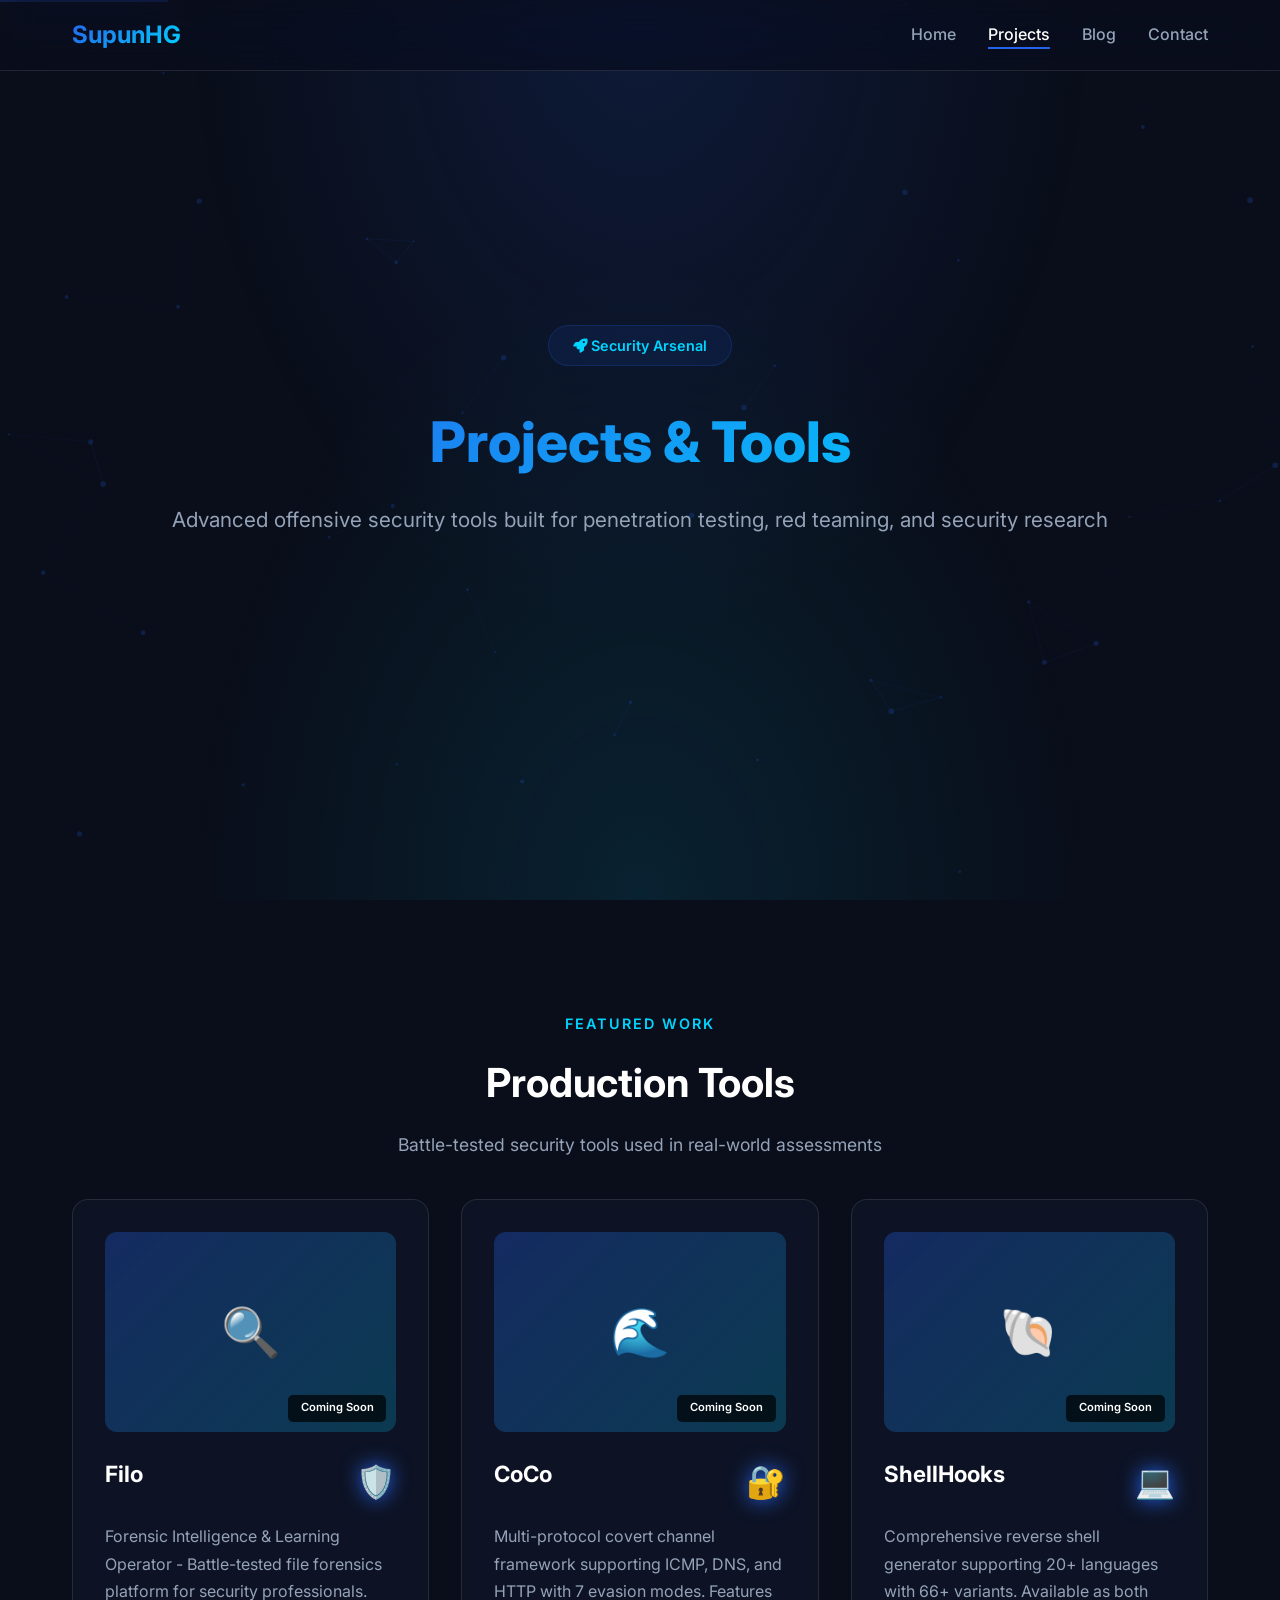
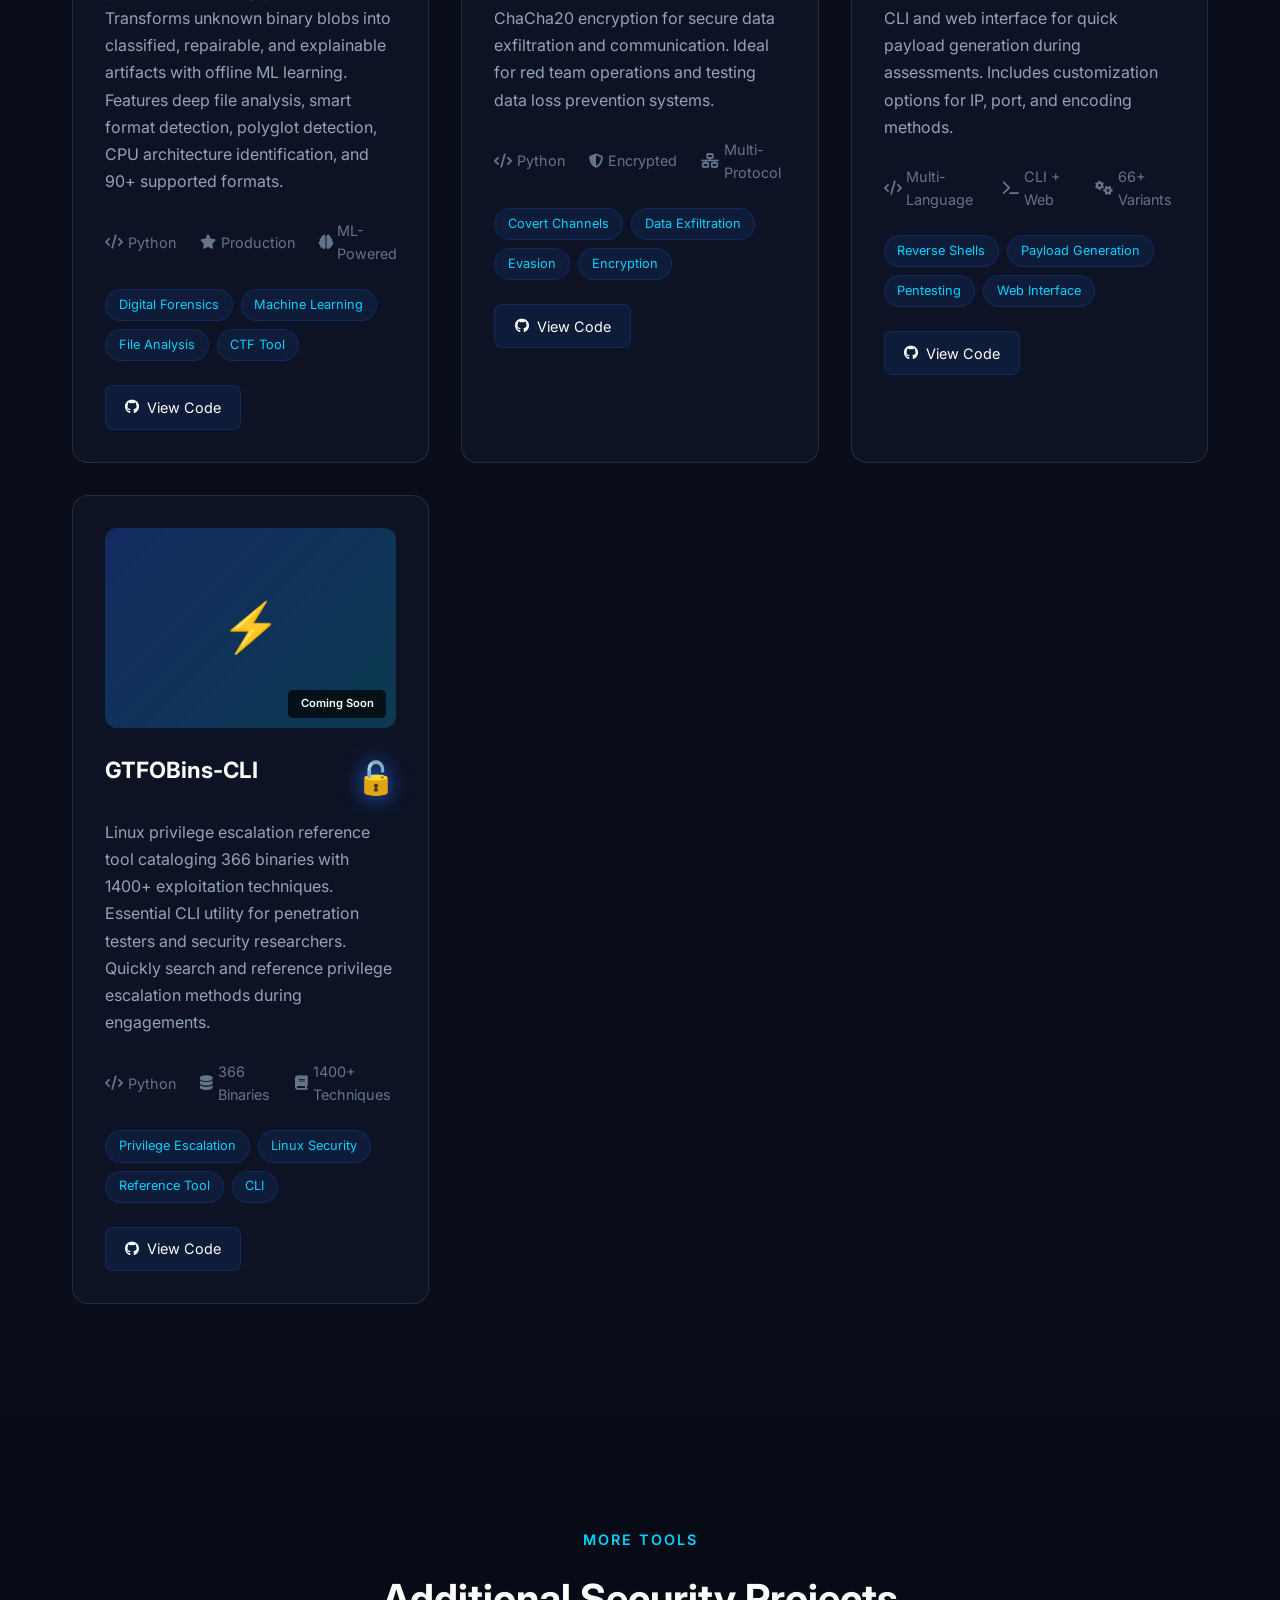
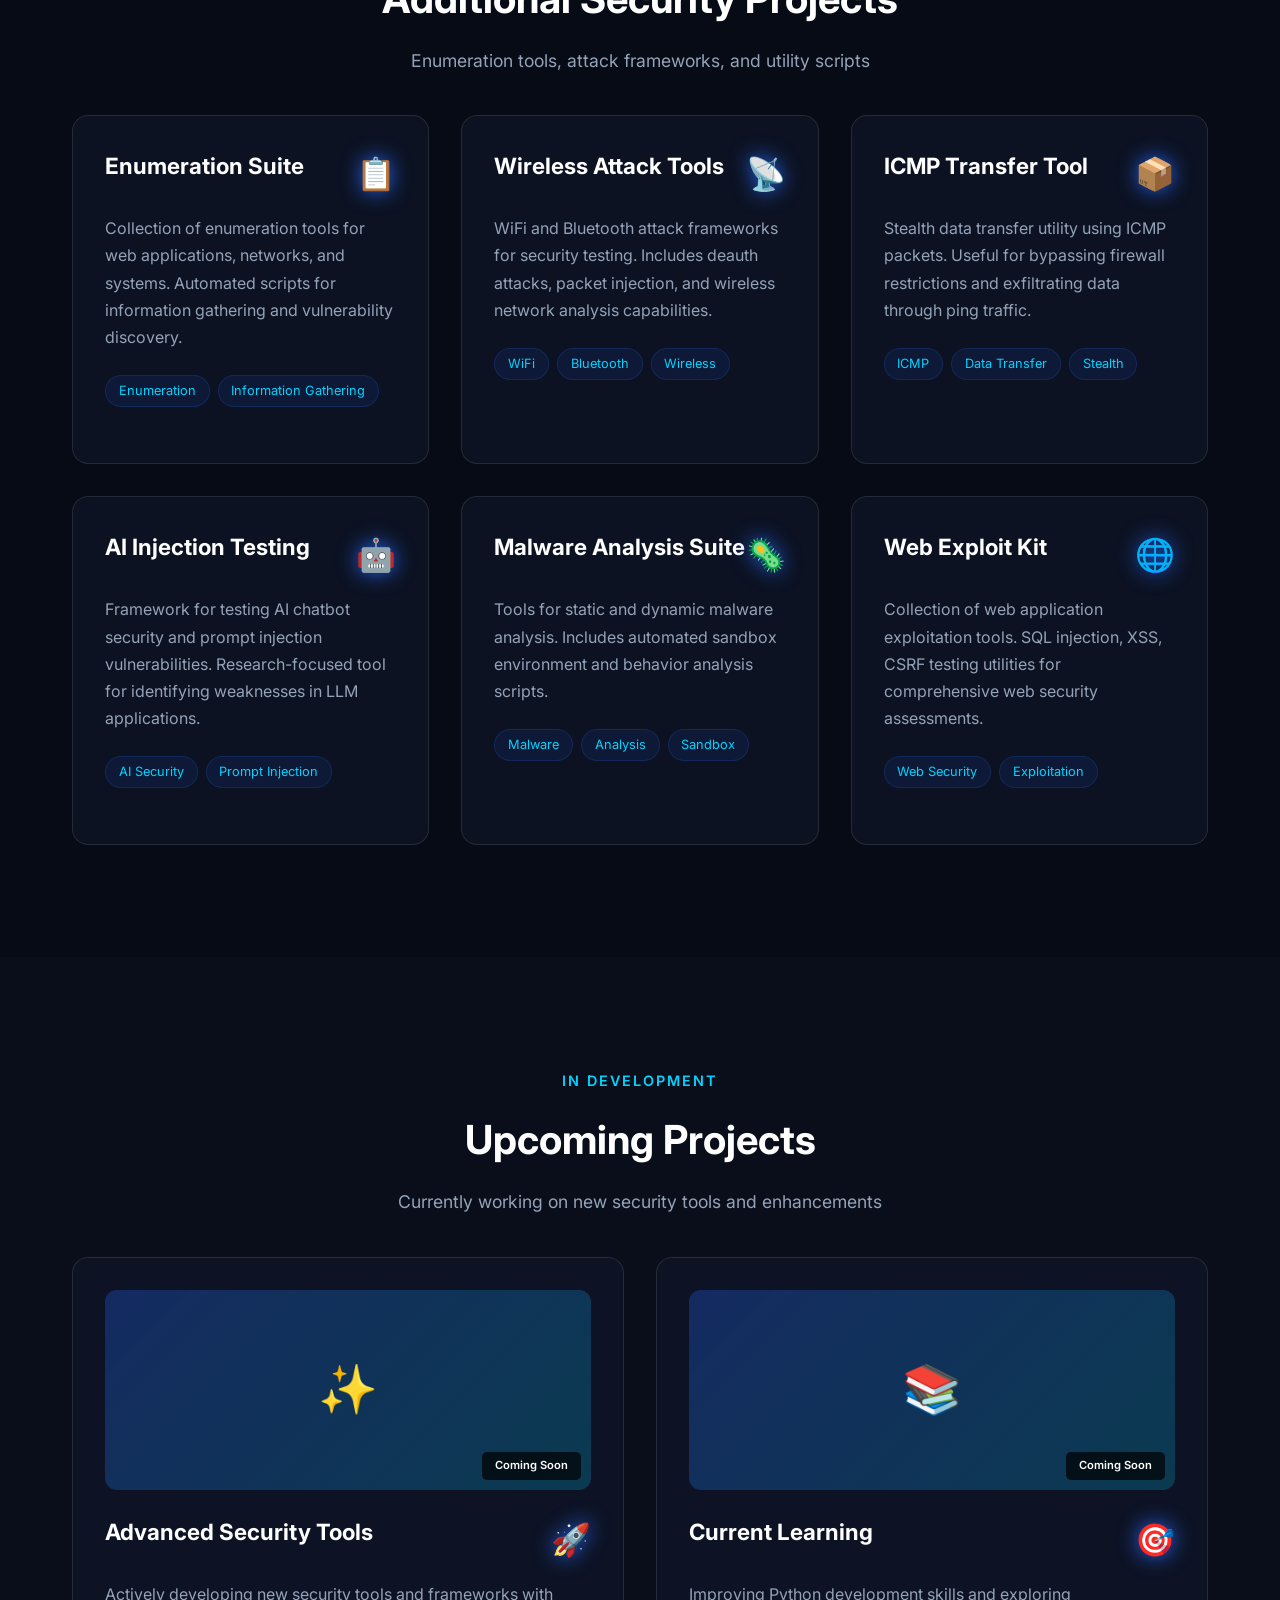
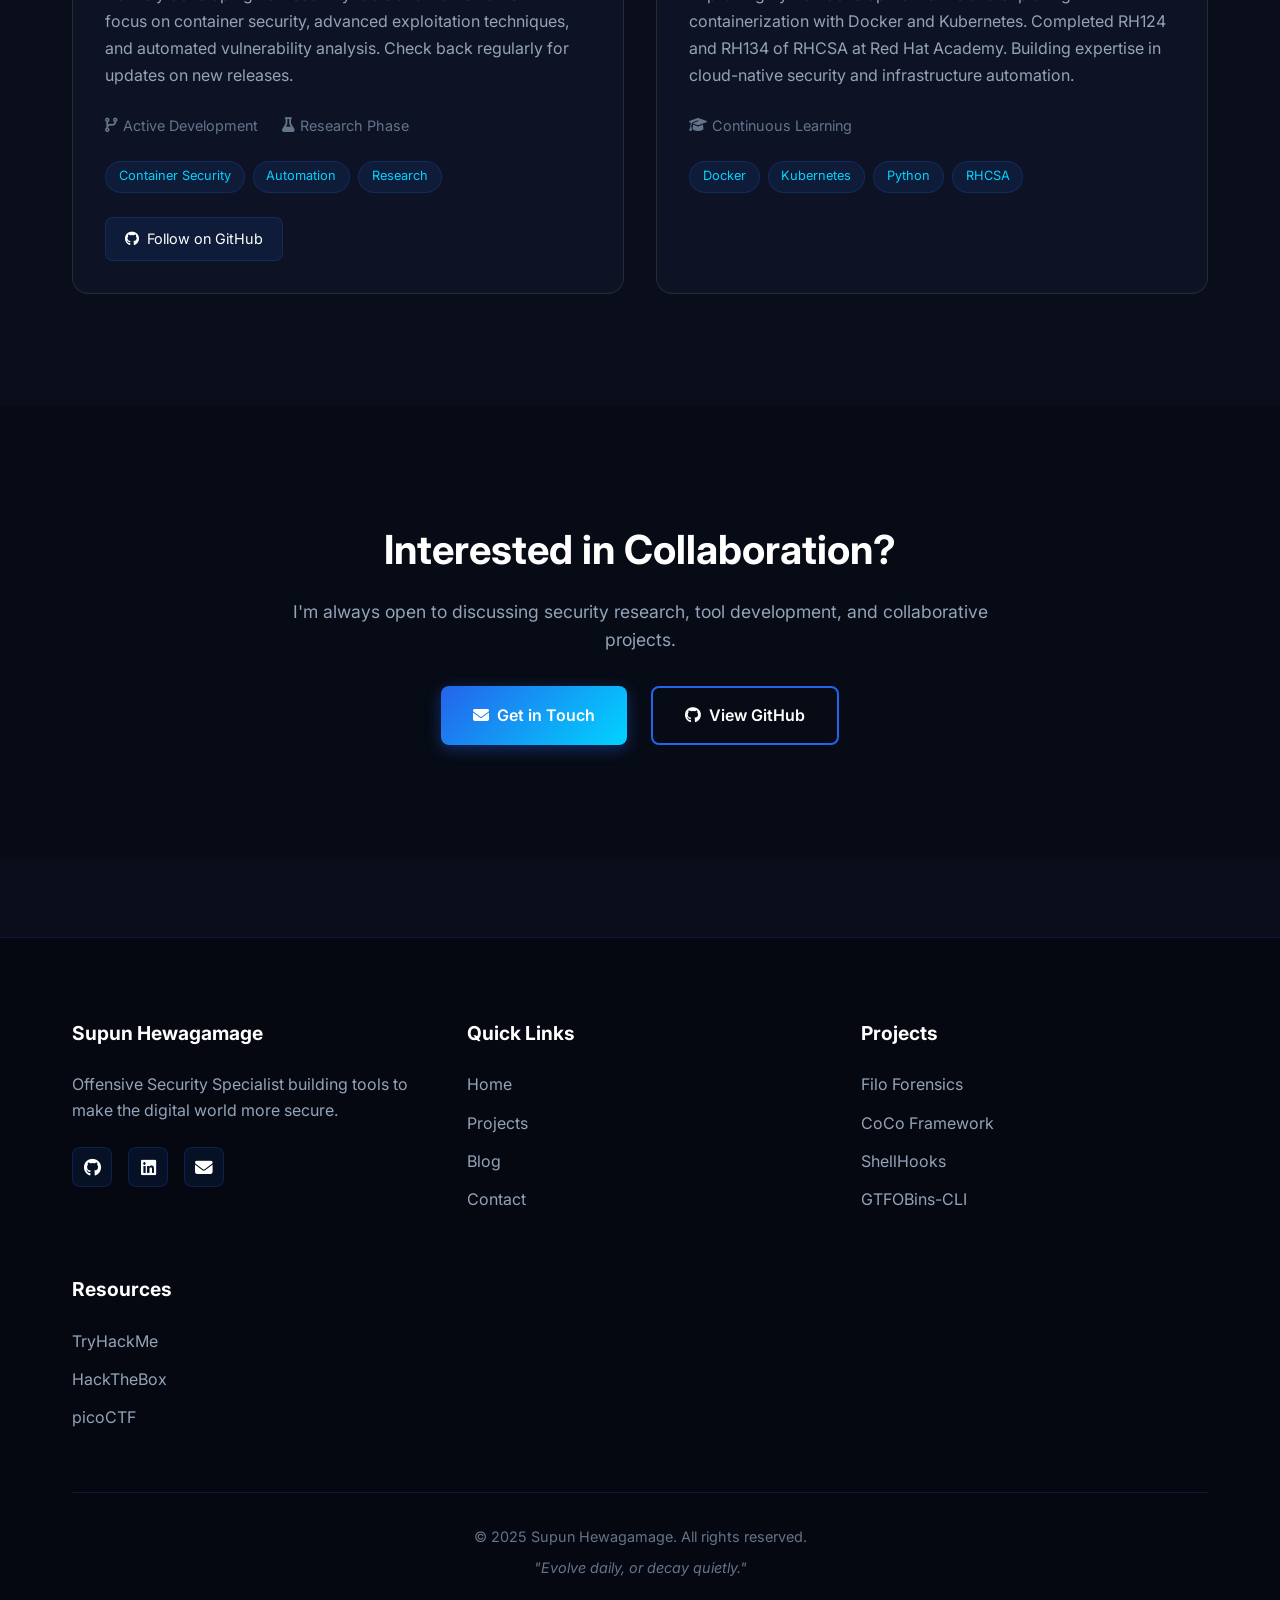
<file: projects.html>
<!DOCTYPE html>
<html lang="en">

<head>
    <meta charset="UTF-8">
    <meta name="viewport" content="width=device-width, initial-scale=1.0">
    <meta name="description" content="Security tools and projects by Supun Hewagamage - Network scanners, covert channels, reverse shells, and more.">
    
    <title>Projects | Supun Hewagamage</title>
    
    <!-- Stylesheets -->
    <link rel="stylesheet" href="css/styles.css">
    <link rel="stylesheet" href="https://cdnjs.cloudflare.com/ajax/libs/font-awesome/6.5.1/css/all.min.css">
    <link rel="preconnect" href="https://fonts.googleapis.com">
    <link rel="preconnect" href="https://fonts.gstatic.com" crossorigin>
    <link href="https://fonts.googleapis.com/css2?family=Inter:wght@300;400;500;600;700;800;900&display=swap" rel="stylesheet">
</head>

<body>
    <!-- Animated Background -->
    <div class="bg-gradient"></div>
    <canvas class="bg-canvas" id="particleCanvas"></canvas>

    <!-- Navigation -->
    <nav class="navbar">
        <div class="nav-container">
            <a href="index.html" class="logo">SupunHG</a>
            <button class="mobile-toggle" id="mobileToggle">
                <span></span>
                <span></span>
                <span></span>
            </button>
            <ul class="nav-links" id="navLinks">
                <li><a href="index.html">Home</a></li>
                <li><a href="projects.html" class="active">Projects</a></li>
                <li><a href="blog.html">Blog</a></li>
                <li><a href="contact.html">Contact</a></li>
            </ul>
        </div>
    </nav>

    <!-- Page Header -->
    <section class="hero" style="min-height: 100vh;">
        <div class="container">
            <div class="hero-content">
                <div class="hero-tag">
                    <i class="fas fa-rocket"></i> Security Arsenal
                </div>
                <h1 style="font-size: 3.5rem;">Projects & Tools</h1>
                <p class="typing-text" style="margin-bottom: 2rem;">
                    Advanced offensive security tools built for penetration testing, red teaming, and security research
                </p>
            </div>
        </div>
    </section>

    <!-- Featured Projects -->
    <section class="section">
        <div class="container">
            <div class="section-header">
                <div class="section-tag">Featured Work</div>
                <h2 class="section-title">Production Tools</h2>
                <p class="section-subtitle">
                    Battle-tested security tools used in real-world assessments
                </p>
            </div>

            <div class="grid grid-2">
                <!-- Filo -->
                <div class="card project-card">
                    <div class="project-image">
                        <span>🔍</span>
                    </div>
                    <div class="project-header">
                        <h3 class="project-title">Filo</h3>
                        <div class="project-icon">🛡️</div>
                    </div>
                    <p class="project-description">
                        Forensic Intelligence & Learning Operator - Battle-tested file forensics platform for security professionals. 
                        Transforms unknown binary blobs into classified, repairable, and explainable artifacts with offline ML learning. 
                        Features deep file analysis, smart format detection, polyglot detection, CPU architecture identification, and 90+ supported formats.
                    </p>
                    <div class="project-stats">
                        <span class="project-stat">
                            <i class="fas fa-code"></i> Python
                        </span>
                        <span class="project-stat">
                            <i class="fas fa-star"></i> Production
                        </span>
                        <span class="project-stat">
                            <i class="fas fa-brain"></i> ML-Powered
                        </span>
                    </div>
                    <div class="project-tags">
                        <span class="tag">Digital Forensics</span>
                        <span class="tag">Machine Learning</span>
                        <span class="tag">File Analysis</span>
                        <span class="tag">CTF Tool</span>
                    </div>
                    <div class="project-links">
                        <a href="https://github.com/supunhg/Filo" class="icon-btn" target="_blank">
                            <i class="fab fa-github"></i> View Code
                        </a>
                    </div>
                </div>

                <!-- CoCo -->
                <div class="card project-card">
                    <div class="project-image">
                        <span>🌊</span>
                    </div>
                    <div class="project-header">
                        <h3 class="project-title">CoCo</h3>
                        <div class="project-icon">🔐</div>
                    </div>
                    <p class="project-description">
                        Multi-protocol covert channel framework supporting ICMP, DNS, and HTTP with 7 evasion modes. 
                        Features ChaCha20 encryption for secure data exfiltration and communication. Ideal for red team 
                        operations and testing data loss prevention systems.
                    </p>
                    <div class="project-stats">
                        <span class="project-stat">
                            <i class="fas fa-code"></i> Python
                        </span>
                        <span class="project-stat">
                            <i class="fas fa-shield-alt"></i> Encrypted
                        </span>
                        <span class="project-stat">
                            <i class="fas fa-network-wired"></i> Multi-Protocol
                        </span>
                    </div>
                    <div class="project-tags">
                        <span class="tag">Covert Channels</span>
                        <span class="tag">Data Exfiltration</span>
                        <span class="tag">Evasion</span>
                        <span class="tag">Encryption</span>
                    </div>
                    <div class="project-links">
                        <a href="https://github.com/supunhg/CoCo" class="icon-btn" target="_blank">
                            <i class="fab fa-github"></i> View Code
                        </a>
                    </div>
                </div>

                <!-- ShellHooks -->
                <div class="card project-card">
                    <div class="project-image">
                        <span>🐚</span>
                    </div>
                    <div class="project-header">
                        <h3 class="project-title">ShellHooks</h3>
                        <div class="project-icon">💻</div>
                    </div>
                    <p class="project-description">
                        Comprehensive reverse shell generator supporting 20+ languages with 66+ variants. 
                        Available as both CLI and web interface for quick payload generation during assessments. 
                        Includes customization options for IP, port, and encoding methods.
                    </p>
                    <div class="project-stats">
                        <span class="project-stat">
                            <i class="fas fa-code"></i> Multi-Language
                        </span>
                        <span class="project-stat">
                            <i class="fas fa-terminal"></i> CLI + Web
                        </span>
                        <span class="project-stat">
                            <i class="fas fa-cogs"></i> 66+ Variants
                        </span>
                    </div>
                    <div class="project-tags">
                        <span class="tag">Reverse Shells</span>
                        <span class="tag">Payload Generation</span>
                        <span class="tag">Pentesting</span>
                        <span class="tag">Web Interface</span>
                    </div>
                    <div class="project-links">
                        <a href="https://github.com/supunhg/ShellHooks" class="icon-btn" target="_blank">
                            <i class="fab fa-github"></i> View Code
                        </a>
                    </div>
                </div>

                <!-- GTFOBins-CLI -->
                <div class="card project-card">
                    <div class="project-image">
                        <span>⚡</span>
                    </div>
                    <div class="project-header">
                        <h3 class="project-title">GTFOBins-CLI</h3>
                        <div class="project-icon">🔓</div>
                    </div>
                    <p class="project-description">
                        Linux privilege escalation reference tool cataloging 366 binaries with 1400+ exploitation techniques. 
                        Essential CLI utility for penetration testers and security researchers. Quickly search and reference 
                        privilege escalation methods during engagements.
                    </p>
                    <div class="project-stats">
                        <span class="project-stat">
                            <i class="fas fa-code"></i> Python
                        </span>
                        <span class="project-stat">
                            <i class="fas fa-database"></i> 366 Binaries
                        </span>
                        <span class="project-stat">
                            <i class="fas fa-book"></i> 1400+ Techniques
                        </span>
                    </div>
                    <div class="project-tags">
                        <span class="tag">Privilege Escalation</span>
                        <span class="tag">Linux Security</span>
                        <span class="tag">Reference Tool</span>
                        <span class="tag">CLI</span>
                    </div>
                    <div class="project-links">
                        <a href="https://github.com/supunhg/GTFOBins-CLI" class="icon-btn" target="_blank">
                            <i class="fab fa-github"></i> View Code
                        </a>
                    </div>
                </div>
            </div>
        </div>
    </section>

    <!-- Other Projects -->
    <section class="section" style="background: rgba(5, 8, 16, 0.5);">
        <div class="container">
            <div class="section-header">
                <div class="section-tag">More Tools</div>
                <h2 class="section-title">Additional Security Projects</h2>
                <p class="section-subtitle">
                    Enumeration tools, attack frameworks, and utility scripts
                </p>
            </div>

            <div class="grid grid-3">
                <!-- Enumeration Tools -->
                <div class="card project-card">
                    <div class="project-header">
                        <h3 class="project-title">Enumeration Suite</h3>
                        <div class="project-icon">📋</div>
                    </div>
                    <p class="project-description">
                        Collection of enumeration tools for web applications, networks, and systems. 
                        Automated scripts for information gathering and vulnerability discovery.
                    </p>
                    <div class="project-tags">
                        <span class="tag">Enumeration</span>
                        <span class="tag">Information Gathering</span>
                    </div>
                </div>

                <!-- WiFi/Bluetooth Attackers -->
                <div class="card project-card">
                    <div class="project-header">
                        <h3 class="project-title">Wireless Attack Tools</h3>
                        <div class="project-icon">📡</div>
                    </div>
                    <p class="project-description">
                        WiFi and Bluetooth attack frameworks for security testing. Includes deauth attacks, 
                        packet injection, and wireless network analysis capabilities.
                    </p>
                    <div class="project-tags">
                        <span class="tag">WiFi</span>
                        <span class="tag">Bluetooth</span>
                        <span class="tag">Wireless</span>
                    </div>
                </div>

                <!-- ICMP Data Transfer -->
                <div class="card project-card">
                    <div class="project-header">
                        <h3 class="project-title">ICMP Transfer Tool</h3>
                        <div class="project-icon">📦</div>
                    </div>
                    <p class="project-description">
                        Stealth data transfer utility using ICMP packets. Useful for bypassing firewall 
                        restrictions and exfiltrating data through ping traffic.
                    </p>
                    <div class="project-tags">
                        <span class="tag">ICMP</span>
                        <span class="tag">Data Transfer</span>
                        <span class="tag">Stealth</span>
                    </div>
                </div>

                <!-- AI Chatbot Injection -->
                <div class="card project-card">
                    <div class="project-header">
                        <h3 class="project-title">AI Injection Testing</h3>
                        <div class="project-icon">🤖</div>
                    </div>
                    <p class="project-description">
                        Framework for testing AI chatbot security and prompt injection vulnerabilities. 
                        Research-focused tool for identifying weaknesses in LLM applications.
                    </p>
                    <div class="project-tags">
                        <span class="tag">AI Security</span>
                        <span class="tag">Prompt Injection</span>
                    </div>
                </div>

                <!-- Malware Analysis Tools -->
                <div class="card project-card">
                    <div class="project-header">
                        <h3 class="project-title">Malware Analysis Suite</h3>
                        <div class="project-icon">🦠</div>
                    </div>
                    <p class="project-description">
                        Tools for static and dynamic malware analysis. Includes automated sandbox environment 
                        and behavior analysis scripts.
                    </p>
                    <div class="project-tags">
                        <span class="tag">Malware</span>
                        <span class="tag">Analysis</span>
                        <span class="tag">Sandbox</span>
                    </div>
                </div>

                <!-- Web Exploitation -->
                <div class="card project-card">
                    <div class="project-header">
                        <h3 class="project-title">Web Exploit Kit</h3>
                        <div class="project-icon">🌐</div>
                    </div>
                    <p class="project-description">
                        Collection of web application exploitation tools. SQL injection, XSS, CSRF testing 
                        utilities for comprehensive web security assessments.
                    </p>
                    <div class="project-tags">
                        <span class="tag">Web Security</span>
                        <span class="tag">Exploitation</span>
                    </div>
                </div>
            </div>
        </div>
    </section>

    <!-- In Development -->
    <section class="section">
        <div class="container">
            <div class="section-header">
                <div class="section-tag">In Development</div>
                <h2 class="section-title">Upcoming Projects</h2>
                <p class="section-subtitle">
                    Currently working on new security tools and enhancements
                </p>
            </div>

            <div class="grid grid-2">
                <!-- More Coming Soon -->
                <div class="card project-card">
                    <div class="project-image">
                        <span>✨</span>
                    </div>
                    <div class="project-header">
                        <h3 class="project-title">Advanced Security Tools</h3>
                        <div class="project-icon">🚀</div>
                    </div>
                    <p class="project-description">
                        Actively developing new security tools and frameworks with focus on container security, 
                        advanced exploitation techniques, and automated vulnerability analysis. Check back regularly 
                        for updates on new releases.
                    </p>
                    <div class="project-stats">
                        <span class="project-stat">
                            <i class="fas fa-code-branch"></i> Active Development
                        </span>
                        <span class="project-stat">
                            <i class="fas fa-flask"></i> Research Phase
                        </span>
                    </div>
                    <div class="project-tags">
                        <span class="tag">Container Security</span>
                        <span class="tag">Automation</span>
                        <span class="tag">Research</span>
                    </div>
                    <div class="project-links">
                        <a href="https://github.com/supunhg" class="icon-btn" target="_blank">
                            <i class="fab fa-github"></i> Follow on GitHub
                        </a>
                    </div>
                </div>

                <!-- Learning Focus -->
                <div class="card project-card">
                    <div class="project-image">
                        <span>📚</span>
                    </div>
                    <div class="project-header">
                        <h3 class="project-title">Current Learning</h3>
                        <div class="project-icon">🎯</div>
                    </div>
                    <p class="project-description">
                        Improving Python development skills and exploring containerization with Docker and Kubernetes. 
                        Completed RH124 and RH134 of RHCSA at Red Hat Academy. Building expertise in cloud-native 
                        security and infrastructure automation.
                    </p>
                    <div class="project-stats">
                        <span class="project-stat">
                            <i class="fas fa-graduation-cap"></i> Continuous Learning
                        </span>
                    </div>
                    <div class="project-tags">
                        <span class="tag">Docker</span>
                        <span class="tag">Kubernetes</span>
                        <span class="tag">Python</span>
                        <span class="tag">RHCSA</span>
                    </div>
                </div>
            </div>
        </div>
    </section>

    <!-- CTA Section -->
    <section class="section" style="background: rgba(5, 8, 16, 0.5);">
        <div class="container">
            <div style="text-align: center; max-width: 700px; margin: 0 auto;">
                <h2 style="font-size: 2.5rem; margin-bottom: 1rem;">Interested in Collaboration?</h2>
                <p style="color: var(--text-secondary); font-size: 1.1rem; margin-bottom: 2rem;">
                    I'm always open to discussing security research, tool development, and collaborative projects.
                </p>
                <div class="cta-buttons">
                    <a href="contact.html" class="btn btn-primary">
                        <i class="fas fa-envelope"></i> Get in Touch
                    </a>
                    <a href="https://github.com/supunhg" class="btn btn-secondary" target="_blank">
                        <i class="fab fa-github"></i> View GitHub
                    </a>
                </div>
            </div>
        </div>
    </section>

    <!-- Footer -->
    <footer class="footer">
        <div class="container">
            <div class="footer-content">
                <div class="footer-section">
                    <h3>Supun Hewagamage</h3>
                    <p style="color: var(--text-secondary); margin-bottom: 1.5rem;">
                        Offensive Security Specialist building tools to make the digital world more secure.
                    </p>
                    <div class="social-links">
                        <a href="https://github.com/supunhg" class="social-link" target="_blank" title="GitHub">
                            <i class="fab fa-github"></i>
                        </a>
                        <a href="https://linkedin.com/in/supunhewagamage" class="social-link" target="_blank" title="LinkedIn">
                            <i class="fab fa-linkedin"></i>
                        </a>
                        <a href="mailto:sanchithahewagamage@gmail.com" class="social-link" title="Email">
                            <i class="fas fa-envelope"></i>
                        </a>
                    </div>
                </div>

                <div class="footer-section">
                    <h3>Quick Links</h3>
                    <ul class="footer-links">
                        <li><a href="index.html">Home</a></li>
                        <li><a href="projects.html">Projects</a></li>
                        <li><a href="blog.html">Blog</a></li>
                        <li><a href="contact.html">Contact</a></li>
                    </ul>
                </div>

                <div class="footer-section">
                    <h3>Projects</h3>
                    <ul class="footer-links">
                        <li><a href="https://github.com/supunhg/Filo" target="_blank">Filo Forensics</a></li>
                        <li><a href="https://github.com/supunhg/CoCo" target="_blank">CoCo Framework</a></li>
                        <li><a href="https://github.com/supunhg/ShellHooks" target="_blank">ShellHooks</a></li>
                        <li><a href="https://github.com/supunhg/GTFOBins-CLI" target="_blank">GTFOBins-CLI</a></li>
                    </ul>
                </div>

                <div class="footer-section">
                    <h3>Resources</h3>
                    <ul class="footer-links">
                        <li><a href="https://tryhackme.com" target="_blank">TryHackMe</a></li>
                        <li><a href="https://hackthebox.com" target="_blank">HackTheBox</a></li>
                        <li><a href="https://picoctf.org" target="_blank">picoCTF</a></li>
                    </ul>
                </div>
            </div>

            <div class="footer-bottom">
                <p>&copy; 2025 Supun Hewagamage. All rights reserved.</p>
                <p style="margin-top: 0.5rem; font-style: italic;">"Evolve daily, or decay quietly."</p>
            </div>
        </div>
    </footer>

    <script src="js/main.js"></script>
</body>
</html>
</file>
<file: css/styles.css>
:root {
    --dark-bg: #0a0e1a;
    --darker-bg: #050810;
    --card-bg: #131827;
    --card-hover: #1a2234;
    --royal-blue: #2563eb;
    --light-blue: #3b82f6;
    --electric-blue: #00d4ff;
    --neon-cyan: #00fff2;
    --text-primary: #ffffff;
    --text-secondary: #94a3b8;
    --text-muted: #64748b;
    --accent-gradient: linear-gradient(135deg, #2563eb 0%, #00d4ff 100%);
    --border-color: rgba(37, 99, 235, 0.2);
    --glow-blue: rgba(37, 99, 235, 0.4);
}

* {
    margin: 0;
    padding: 0;
    box-sizing: border-box;
}

body {
    font-family: 'Inter', -apple-system, BlinkMacSystemFont, 'Segoe UI', Roboto, sans-serif;
    background-color: var(--dark-bg);
    color: var(--text-primary);
    line-height: 1.6;
    overflow-x: hidden;
}

/* Scrollbar */
::-webkit-scrollbar {
    width: 10px;
}

::-webkit-scrollbar-track {
    background: var(--darker-bg);
}

::-webkit-scrollbar-thumb {
    background: var(--royal-blue);
    border-radius: 5px;
}

::-webkit-scrollbar-thumb:hover {
    background: var(--light-blue);
}

/* Animated Background */
.bg-canvas {
    position: fixed;
    top: 0;
    left: 0;
    width: 100%;
    height: 100%;
    z-index: -1;
    opacity: 0.4;
}

.bg-gradient {
    position: fixed;
    top: 0;
    left: 0;
    width: 100%;
    height: 100%;
    z-index: -2;
    background: radial-gradient(ellipse at top, rgba(37, 99, 235, 0.15), transparent 50%),
                radial-gradient(ellipse at bottom, rgba(0, 212, 255, 0.1), transparent 50%);
}

/* Navigation */
.navbar {
    position: fixed;
    top: 0;
    left: 0;
    right: 0;
    z-index: 1000;
    background: rgba(10, 14, 26, 0.7);
    backdrop-filter: blur(20px) saturate(180%);
    -webkit-backdrop-filter: blur(20px) saturate(180%);
    border-bottom: 1px solid rgba(255, 255, 255, 0.1);
    transition: all 0.3s ease;
}

.navbar.scrolled {
    background: rgba(10, 14, 26, 0.85);
    backdrop-filter: blur(25px) saturate(200%);
    -webkit-backdrop-filter: blur(25px) saturate(200%);
    box-shadow: 0 8px 32px rgba(37, 99, 235, 0.15);
    border-bottom: 1px solid rgba(37, 99, 235, 0.2);
}

.nav-container {
    max-width: 1200px;
    margin: 0 auto;
    padding: 1rem 2rem;
    display: flex;
    justify-content: space-between;
    align-items: center;
}

.logo {
    font-size: 1.5rem;
    font-weight: 700;
    background: var(--accent-gradient);
    -webkit-background-clip: text;
    background-clip: text;
    -webkit-text-fill-color: transparent;
    text-decoration: none;
}

.nav-links {
    display: flex;
    gap: 2rem;
    list-style: none;
}

.nav-links a {
    color: var(--text-secondary);
    text-decoration: none;
    font-weight: 500;
    transition: all 0.3s ease;
    position: relative;
}

.nav-links a::after {
    content: '';
    position: absolute;
    bottom: -5px;
    left: 0;
    width: 0;
    height: 2px;
    background: var(--royal-blue);
    transition: width 0.3s ease;
}

.nav-links a:hover,
.nav-links a.active {
    color: var(--text-primary);
}

.nav-links a:hover::after,
.nav-links a.active::after {
    width: 100%;
}

.mobile-toggle {
    display: none;
    flex-direction: column;
    gap: 5px;
    cursor: pointer;
    background: none;
    border: none;
}

.mobile-toggle span {
    width: 25px;
    height: 3px;
    background: var(--text-primary);
    border-radius: 3px;
    transition: all 0.3s ease;
}

/* Container */
.container {
    max-width: 1200px;
    margin: 0 auto;
    padding: 2rem;
}

.section {
    padding: 5rem 0;
}

/* Hero Section */
.hero {
    min-height: 100vh;
    display: flex;
    align-items: center;
    justify-content: center;
    text-align: center;
    position: relative;
    overflow: hidden;
}

.hero-content {
    z-index: 10;
}

.hero-tag {
    display: inline-block;
    padding: 0.5rem 1.5rem;
    background: rgba(37, 99, 235, 0.1);
    border: 1px solid var(--border-color);
    border-radius: 50px;
    color: var(--electric-blue);
    font-size: 0.9rem;
    font-weight: 600;
    margin-bottom: 2rem;
    animation: fadeInDown 0.8s ease;
}

.hero h1 {
    font-size: 4rem;
    font-weight: 800;
    margin-bottom: 1rem;
    background: var(--accent-gradient);
    -webkit-background-clip: text;
    background-clip: text;
    -webkit-text-fill-color: transparent;
    animation: fadeInUp 0.8s ease 0.2s both;
}

.hero h2 {
    font-size: 2rem;
    font-weight: 600;
    color: var(--text-primary);
    margin-bottom: 1rem;
    animation: fadeInUp 0.8s ease 0.4s both;
}

.typing-text {
    font-size: 1.3rem;
    color: var(--text-secondary);
    margin-bottom: 3rem;
    min-height: 2.5rem;
    animation: fadeInUp 0.8s ease 0.6s both;
}

.cta-buttons {
    display: flex;
    gap: 1.5rem;
    justify-content: center;
    flex-wrap: wrap;
    animation: fadeInUp 0.8s ease 0.8s both;
}

.btn {
    padding: 0.9rem 2rem;
    border-radius: 8px;
    text-decoration: none;
    font-weight: 600;
    transition: all 0.3s ease;
    display: inline-flex;
    align-items: center;
    gap: 0.5rem;
    cursor: pointer;
    border: none;
    font-size: 1rem;
}

.btn-primary {
    background: var(--accent-gradient);
    color: white;
    box-shadow: 0 4px 15px var(--glow-blue);
}

.btn-primary:hover {
    transform: translateY(-2px);
    box-shadow: 0 6px 25px var(--glow-blue);
}

.btn-secondary {
    background: transparent;
    color: var(--text-primary);
    border: 2px solid var(--royal-blue);
}

.btn-secondary:hover {
    background: rgba(37, 99, 235, 0.1);
    transform: translateY(-2px);
}

/* Card Styles */
.card {
    background: rgba(19, 24, 39, 0.6);
    backdrop-filter: blur(10px) saturate(180%);
    -webkit-backdrop-filter: blur(10px) saturate(180%);
    border: 1px solid rgba(255, 255, 255, 0.1);
    border-radius: 16px;
    padding: 2rem;
    transition: all 0.3s ease;
    position: relative;
    overflow: hidden;
}

.card::before {
    content: '';
    position: absolute;
    top: 0;
    left: 0;
    right: 0;
    height: 3px;
    background: var(--accent-gradient);
    transform: scaleX(0);
    transition: transform 0.3s ease;
}

.card:hover {
    transform: translateY(-5px);
    background: rgba(19, 24, 39, 0.8);
    backdrop-filter: blur(15px) saturate(200%);
    -webkit-backdrop-filter: blur(15px) saturate(200%);
    border-color: rgba(37, 99, 235, 0.5);
    box-shadow: 0 15px 50px rgba(37, 99, 235, 0.3), inset 0 1px 0 rgba(255, 255, 255, 0.1);
}

.card:hover::before {
    transform: scaleX(1);
}

/* Section Headers */
.section-header {
    text-align: center;
    margin-bottom: 2.5rem;
}

.section-tag {
    color: var(--electric-blue);
    font-weight: 600;
    text-transform: uppercase;
    font-size: 0.9rem;
    letter-spacing: 2px;
    margin-bottom: 1rem;
}

.section-title {
    font-size: 2.5rem;
    font-weight: 700;
    margin-bottom: 1rem;
}

.section-subtitle {
    color: var(--text-secondary);
    font-size: 1.1rem;
    max-width: 600px;
    margin: 0 auto;
}

/* Grid Layouts */
.grid {
    display: grid;
    gap: 2rem;
}

.grid-2 {
    grid-template-columns: repeat(auto-fit, minmax(300px, 1fr));
}

.grid-3 {
    grid-template-columns: repeat(auto-fit, minmax(280px, 1fr));
}

/* Project Card */
.project-card {
    position: relative;
}

.project-image {
    width: 100%;
    height: 200px;
    background: linear-gradient(135deg, rgba(37, 99, 235, 0.3), rgba(0, 212, 255, 0.2));
    border-radius: 12px;
    margin-bottom: 1.5rem;
    display: flex;
    align-items: center;
    justify-content: center;
    font-size: 3rem;
    position: relative;
    overflow: hidden;
}

.project-image::after {
    content: 'Coming Soon';
    position: absolute;
    bottom: 10px;
    right: 10px;
    background: rgba(0, 0, 0, 0.7);
    padding: 0.3rem 0.8rem;
    border-radius: 5px;
    font-size: 0.7rem;
    font-weight: 600;
}

.project-header {
    display: flex;
    justify-content: space-between;
    align-items: start;
    margin-bottom: 1rem;
}

.project-title {
    font-size: 1.4rem;
    font-weight: 700;
    margin-bottom: 0.5rem;
}

.project-icon {
    font-size: 2rem;
    filter: drop-shadow(0 0 10px var(--royal-blue));
}

.project-description {
    color: var(--text-secondary);
    margin-bottom: 1.5rem;
    line-height: 1.7;
}

.project-stats {
    display: flex;
    gap: 1.5rem;
    margin-bottom: 1.5rem;
    font-size: 0.9rem;
    color: var(--text-muted);
}

.project-stat {
    display: flex;
    align-items: center;
    gap: 0.3rem;
}

.project-tags {
    display: flex;
    flex-wrap: wrap;
    gap: 0.5rem;
    margin-bottom: 1.5rem;
}

.tag {
    padding: 0.3rem 0.8rem;
    background: rgba(37, 99, 235, 0.1);
    border: 1px solid var(--border-color);
    border-radius: 20px;
    font-size: 0.8rem;
    color: var(--electric-blue);
}

.project-links {
    display: flex;
    gap: 1rem;
}

.icon-btn {
    padding: 0.6rem 1.2rem;
    background: rgba(37, 99, 235, 0.1);
    border: 1px solid var(--border-color);
    border-radius: 8px;
    color: var(--text-primary);
    text-decoration: none;
    display: inline-flex;
    align-items: center;
    gap: 0.5rem;
    transition: all 0.3s ease;
    font-size: 0.9rem;
}

.icon-btn:hover {
    background: var(--royal-blue);
    border-color: var(--royal-blue);
    transform: translateY(-2px);
}

/* Stats */
.stats-grid {
    display: grid;
    grid-template-columns: repeat(auto-fit, minmax(200px, 1fr));
    gap: 2rem;
    margin-top: 3rem;
}

.stat-card {
    text-align: center;
    padding: 2rem;
}

.stat-number {
    font-size: 3rem;
    font-weight: 800;
    background: var(--accent-gradient);
    -webkit-background-clip: text;
    background-clip: text;
    -webkit-text-fill-color: transparent;
    margin-bottom: 0.5rem;
}

.stat-label {
    color: var(--text-secondary);
    font-size: 0.9rem;
    text-transform: uppercase;
    letter-spacing: 1px;
}

/* Skills */
.skills-grid {
    display: grid;
    grid-template-columns: repeat(auto-fit, minmax(250px, 1fr));
    gap: 2rem;
}

.skill-category h3 {
    font-size: 1.3rem;
    margin-bottom: 1.5rem;
    display: flex;
    align-items: center;
    gap: 0.5rem;
}

.skill-category h3 i {
    color: var(--royal-blue);
}

.skill-list {
    display: flex;
    flex-wrap: wrap;
    gap: 0.8rem;
}

.skill-item {
    padding: 0.6rem 1.2rem;
    background: rgba(37, 99, 235, 0.08);
    backdrop-filter: blur(5px);
    -webkit-backdrop-filter: blur(5px);
    border: 1px solid rgba(255, 255, 255, 0.08);
    border-radius: 8px;
    font-size: 0.9rem;
    transition: all 0.3s ease;
}

.skill-item:hover {
    background: rgba(37, 99, 235, 0.2);
    backdrop-filter: blur(8px);
    -webkit-backdrop-filter: blur(8px);
    border-color: rgba(37, 99, 235, 0.5);
    transform: translateY(-2px);
    box-shadow: 0 4px 15px rgba(37, 99, 235, 0.2);
}

/* Footer */
.footer {
    background: var(--darker-bg);
    border-top: 1px solid var(--border-color);
    padding: 3rem 0 1.5rem;
    margin-top: 5rem;
}

.footer-content {
    display: grid;
    grid-template-columns: repeat(auto-fit, minmax(250px, 1fr));
    gap: 3rem;
    margin-bottom: 3rem;
}

.footer-section h3 {
    margin-bottom: 1.5rem;
    font-size: 1.2rem;
}

.footer-links {
    list-style: none;
}

.footer-links li {
    margin-bottom: 0.8rem;
}

.footer-links a {
    color: var(--text-secondary);
    text-decoration: none;
    transition: color 0.3s ease;
}

.footer-links a:hover {
    color: var(--royal-blue);
}

.social-links {
    display: flex;
    gap: 1rem;
}

.social-link {
    width: 40px;
    height: 40px;
    border-radius: 8px;
    background: rgba(37, 99, 235, 0.1);
    border: 1px solid var(--border-color);
    display: flex;
    align-items: center;
    justify-content: center;
    color: var(--text-primary);
    text-decoration: none;
    transition: all 0.3s ease;
    font-size: 1.1rem;
}

.social-link:hover {
    background: var(--royal-blue);
    transform: translateY(-3px);
    box-shadow: 0 5px 15px var(--glow-blue);
}

.footer-bottom {
    text-align: center;
    padding-top: 2rem;
    border-top: 1px solid var(--border-color);
    color: var(--text-muted);
    font-size: 0.9rem;
}

/* Animations */
@keyframes fadeInUp {
    from {
        opacity: 0;
        transform: translateY(30px);
    }
    to {
        opacity: 1;
        transform: translateY(0);
    }
}

@keyframes fadeInDown {
    from {
        opacity: 0;
        transform: translateY(-30px);
    }
    to {
        opacity: 1;
        transform: translateY(0);
    }
}

@keyframes slideInLeft {
    from {
        opacity: 0;
        transform: translateX(-50px);
    }
    to {
        opacity: 1;
        transform: translateX(0);
    }
}

@keyframes pulse {
    0%, 100% {
        opacity: 1;
    }
    50% {
        opacity: 0.5;
    }
}

.fade-in {
    animation: fadeInUp 0.6s ease;
}

/* Responsive */
@media (max-width: 768px) {
    .mobile-toggle {
        display: flex;
    }

    .nav-links {
        position: absolute;
        top: 100%;
        left: 0;
        right: 0;
        background: rgba(10, 14, 26, 0.98);
        flex-direction: column;
        padding: 2rem;
        gap: 1.5rem;
        transform: translateY(-100%);
        opacity: 0;
        pointer-events: none;
        transition: all 0.3s ease;
        border-bottom: 1px solid var(--border-color);
    }

    .nav-links.active {
        transform: translateY(0);
        opacity: 1;
        pointer-events: all;
    }

    .hero h1 {
        font-size: 2.5rem;
    }

    .hero h2 {
        font-size: 1.5rem;
    }

    .typing-text {
        font-size: 1.1rem;
    }

    .section-title {
        font-size: 2rem;
    }

    .cta-buttons {
        flex-direction: column;
        align-items: stretch;
    }

    .container {
        padding: 1rem;
    }

    .section {
        padding: 3rem 0;
    }

    .stats-grid {
        grid-template-columns: repeat(2, 1fr);
    }
}

@media (max-width: 480px) {
    .hero h1 {
        font-size: 2rem;
    }

    .stats-grid {
        grid-template-columns: 1fr;
    }

    .stat-number {
        font-size: 2.5rem;
    }
}

/* Blog specific styles */
.blog-card {
    display: flex;
    flex-direction: column;
    height: 100%;
}

.blog-image {
    width: 100%;
    height: 200px;
    background: linear-gradient(135deg, rgba(37, 99, 235, 0.3), rgba(0, 212, 255, 0.2));
    border-radius: 12px;
    margin-bottom: 1.5rem;
    display: flex;
    align-items: center;
    justify-content: center;
    font-size: 3rem;
}

.blog-meta {
    display: flex;
    gap: 1.5rem;
    margin-bottom: 1rem;
    font-size: 0.85rem;
    color: var(--text-muted);
}

.blog-title {
    font-size: 1.5rem;
    font-weight: 700;
    margin-bottom: 1rem;
    color: var(--text-primary);
}

.blog-excerpt {
    color: var(--text-secondary);
    margin-bottom: 1.5rem;
    flex-grow: 1;
}

.read-more {
    color: var(--royal-blue);
    text-decoration: none;
    font-weight: 600;
    display: inline-flex;
    align-items: center;
    gap: 0.5rem;
    transition: gap 0.3s ease;
}

.read-more:hover {
    gap: 0.8rem;
}

/* Contact Page */
.contact-grid {
    display: grid;
    grid-template-columns: 1fr 1fr;
    gap: 3rem;
    margin-top: 3rem;
}

.contact-info {
    display: flex;
    flex-direction: column;
    gap: 2rem;
}

.contact-item {
    display: flex;
    align-items: start;
    gap: 1.5rem;
}

.contact-icon {
    width: 50px;
    height: 50px;
    border-radius: 12px;
    background: rgba(37, 99, 235, 0.1);
    border: 1px solid var(--border-color);
    display: flex;
    align-items: center;
    justify-content: center;
    color: var(--royal-blue);
    font-size: 1.3rem;
    flex-shrink: 0;
}

.contact-details h3 {
    font-size: 1.1rem;
    margin-bottom: 0.5rem;
}

.contact-details p {
    color: var(--text-secondary);
}

.contact-details a {
    color: var(--royal-blue);
    text-decoration: none;
}

.contact-details a:hover {
    text-decoration: underline;
}

@media (max-width: 768px) {
    .contact-grid {
        grid-template-columns: 1fr;
    }
}
</file>
